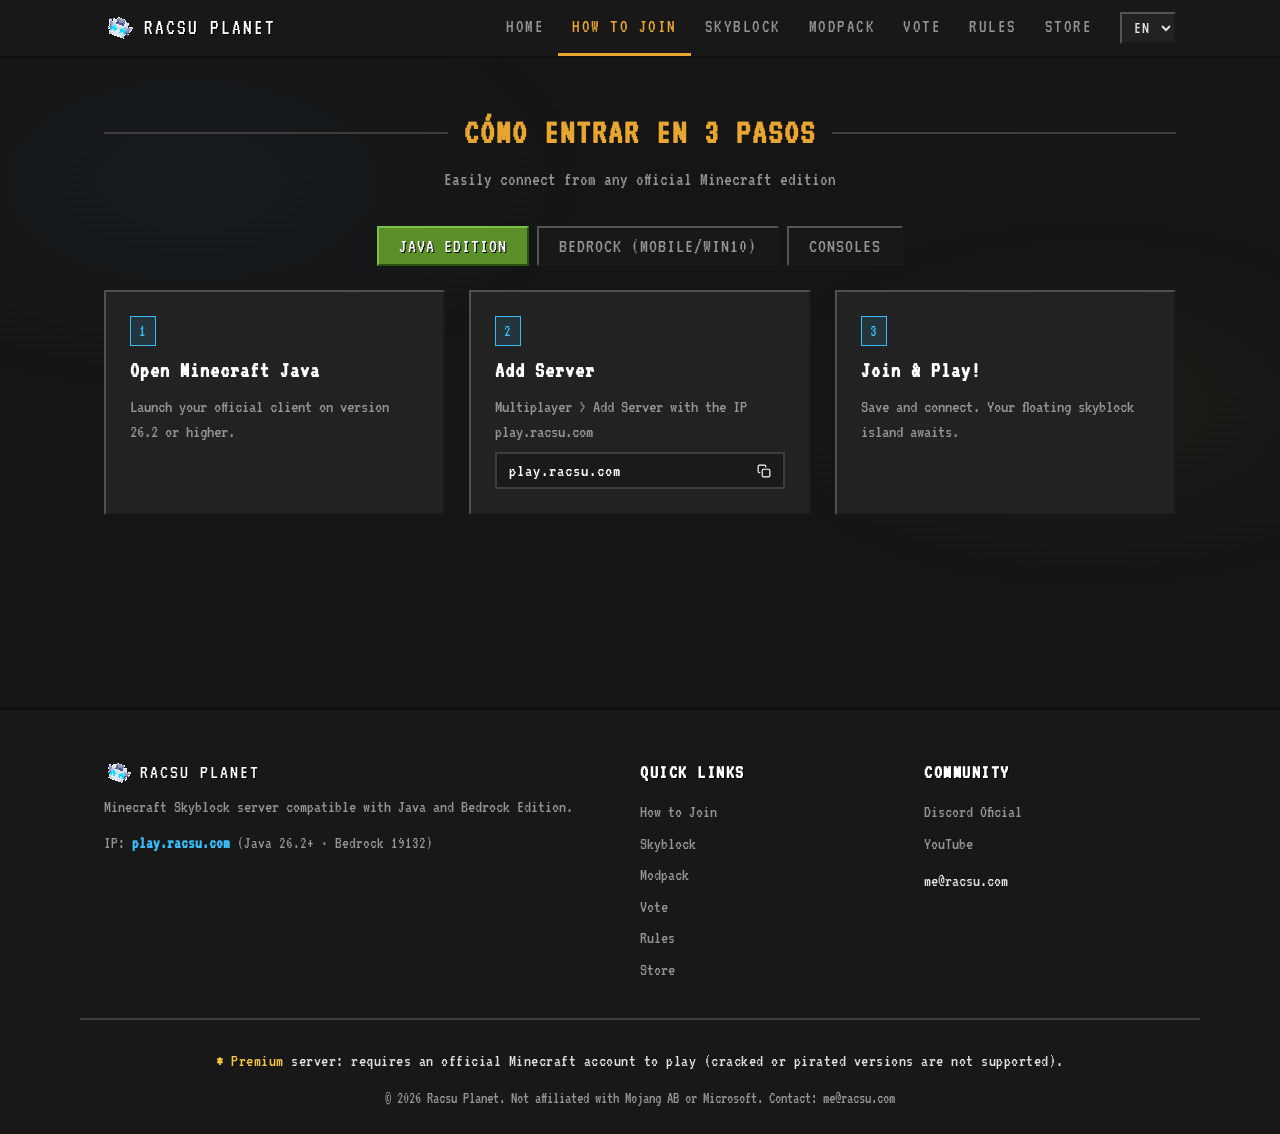
<file: como-entrar/index.html>
<!DOCTYPE html>
<html lang="es">
<head>
  <meta charset="UTF-8">
  <meta name="viewport" content="width=device-width, initial-scale=1.0">
  <title>Cómo Entrar a Racsu Planet | Guía Java & Bedrock</title>
  <meta name="description" content="Guía paso a paso para jugar en Racsu Planet Skyblock en Minecraft Java Edition (26.2+) y Bedrock Edition (Puerto 19132).">
  <link rel="canonical" href="https://racsu.com/como-entrar/">
  <link rel="icon" href="/resources/logo.png" type="image/png" sizes="32x32">
  <link rel="apple-touch-icon" href="/resources/logo.png">
  <link rel="manifest" href="/manifest.webmanifest">
  <link href="https://fonts.googleapis.com/css2?family=VT323&display=swap" rel="stylesheet">
  <link rel="stylesheet" href="/assets/css/main.css">

  <!-- Open Graph / Twitter -->
  <meta property="og:title" content="Cómo Entrar a Racsu Planet | Guía Java & Bedrock">
  <meta property="og:description" content="Aprende a conectarte a play.racsu.com en 3 pasos en Java o Bedrock Edition.">
  <meta property="og:image" content="https://racsu.com/assets/og-image.png">
  <meta property="og:url" content="https://racsu.com/como-entrar/">
  <meta property="og:type" content="article">
  <meta name="twitter:card" content="summary_large_image">
</head>
<body>
  <a href="#main-content" class="skip-link">Saltar al contenido principal</a>

  <!-- ═══ NAVBAR ═══ -->
  <nav class="navbar" aria-label="Navegación principal">
    <div class="navbar-inner">
      <a class="navbar-logo" href="/" aria-label="Racsu Planet Inicio">
        <img src="/resources/logo.png" alt="Racsu Planet Logo" width="30" height="30">
        <span>Racsu Planet</span>
      </a>
      <button class="nav-toggle-btn" id="nav-toggle-btn" aria-label="Abrir menú de navegación" aria-expanded="false">
        ☰
      </button>
      <div class="nav-links" id="nav-links">
        <a class="nav-link" href="/" data-i18n="nav_home">Inicio</a>
        <a class="nav-link active" href="/como-entrar" data-i18n="nav_how_to_join">Cómo Entrar</a>
        <a class="nav-link" href="/skyblock" data-i18n="nav_skyblock">Skyblock</a>
        <a class="nav-link" href="/modpack" data-i18n="nav_modpack">Modpack</a>
        <a class="nav-link" href="/votar" data-i18n="nav_vote">Votar</a>
        <a class="nav-link" href="/reglas" data-i18n="nav_rules">Reglas</a>
        <a class="nav-link" href="https://tienda.racsu.com" target="_blank" rel="noopener noreferrer" data-i18n="nav_store">Tienda</a>
      </div>
      <div class="lang-selector-container">
        <select id="lang-select" class="lang-select" onchange="changeLanguage(this.value)" aria-label="Selector de idioma">
          <option value="es">ES</option>
          <option value="en">EN</option>
          <option value="pt">PT</option>
        </select>
      </div>
    </div>
  </nav>

  <main class="page-body" id="main-content">
    <header class="section-header" style="margin-top: var(--sp-6);">
      <span class="line"></span>
      <h1 style="font-size: 2.2rem; color: var(--ore-orange); text-transform: uppercase; letter-spacing: 2px;">Cómo Entrar en 3 Pasos</h1>
      <span class="line"></span>
    </header>
    <p class="section-subtitle" data-i18n="guide_subtitle">Conéctate fácilmente desde cualquier edición oficial de Minecraft</p>

    <div class="guide-tabs" role="tablist" aria-label="Plataformas de conexión">
      <button class="tab-btn" id="tab-btn-java" onclick="switchGuideTab('java')" role="tab" aria-selected="false" aria-controls="guide-java-content" data-i18n="guide_tab_java">Java Edition</button>
      <button class="tab-btn" id="tab-btn-bedrock" onclick="switchGuideTab('bedrock')" role="tab" aria-selected="false" aria-controls="guide-bedrock-content" data-i18n="guide_tab_bedrock">Bedrock (Móvil/Win10)</button>
      <button class="tab-btn" id="tab-btn-console" onclick="switchGuideTab('console')" role="tab" aria-selected="false" aria-controls="guide-console-content" data-i18n="guide_tab_console">Consolas</button>
    </div>

    <!-- Java Steps -->
    <div id="guide-java-content" role="tabpanel" aria-labelledby="tab-btn-java">
      <div class="steps-grid">
        <div class="step-card">
          <span class="step-badge">1</span>
          <h3 data-i18n="guide_step1_java_title">Abre Minecraft Java</h3>
          <p data-i18n="guide_step1_java_desc">Inicia tu cliente oficial en versión 26.2 o superior.</p>
        </div>
        <div class="step-card">
          <span class="step-badge">2</span>
          <h3 data-i18n="guide_step2_java_title">Añadir Servidor</h3>
          <p data-i18n="guide_step2_java_desc">Multijugador > Añadir Servidor con la IP play.racsu.com</p>
          <button class="copy-pill-btn" onclick="copyIP()" aria-label="Copiar IP play.racsu.com">
            <span>play.racsu.com</span>
            <svg class="copy-icon" width="14" height="14" viewBox="0 0 24 24" fill="none" stroke="currentColor" stroke-width="2" stroke-linecap="round" stroke-linejoin="round" aria-hidden="true"><rect x="9" y="9" width="13" height="13" rx="2" ry="2"></rect><path d="M5 15H4a2 2 0 0 1-2-2V4a2 2 0 0 1 2-2h9a2 2 0 0 1 2 2v1"></path></svg>
          </button>
        </div>
        <div class="step-card">
          <span class="step-badge">3</span>
          <h3 data-i18n="guide_step3_java_title">¡A Jugar!</h3>
          <p data-i18n="guide_step3_java_desc">Guarda y conéctate. Tu isla flotante te espera.</p>
        </div>
      </div>
    </div>

    <!-- Bedrock Steps -->
    <div id="guide-bedrock-content" role="tabpanel" aria-labelledby="tab-btn-bedrock" style="display: none;" hidden>
      <div class="steps-grid">
        <div class="step-card">
          <span class="step-badge">1</span>
          <h3 data-i18n="guide_step1_bedrock_title">Abre Minecraft Bedrock</h3>
          <p data-i18n="guide_step1_bedrock_desc">Desde Windows 10/11, Android o iOS con cuenta oficial.</p>
        </div>
        <div class="step-card">
          <span class="step-badge">2</span>
          <h3 data-i18n="guide_step2_bedrock_title">Añadir a Servidores</h3>
          <p data-i18n="guide_step2_bedrock_desc">Pestaña Servidores > Añadir Servidor con IP y puerto.</p>
          <button class="copy-pill-btn" onclick="copyIP()" style="margin-bottom: 6px;" aria-label="Copiar IP play.racsu.com">
            <span>IP: play.racsu.com</span>
            <svg class="copy-icon" width="14" height="14" viewBox="0 0 24 24" fill="none" stroke="currentColor" stroke-width="2" stroke-linecap="round" stroke-linejoin="round" aria-hidden="true"><rect x="9" y="9" width="13" height="13" rx="2" ry="2"></rect><path d="M5 15H4a2 2 0 0 1-2-2V4a2 2 0 0 1 2-2h9a2 2 0 0 1 2 2v1"></path></svg>
          </button>
          <button class="copy-pill-btn" onclick="copyBedrockPort()" aria-label="Copiar puerto 19132">
            <span>Puerto: <strong id="port-text">19132</strong></span>
            <svg class="copy-icon" width="14" height="14" viewBox="0 0 24 24" fill="none" stroke="currentColor" stroke-width="2" stroke-linecap="round" stroke-linejoin="round" aria-hidden="true"><rect x="9" y="9" width="13" height="13" rx="2" ry="2"></rect><path d="M5 15H4a2 2 0 0 1-2-2V4a2 2 0 0 1 2-2h9a2 2 0 0 1 2 2v1"></path></svg>
          </button>
        </div>
        <div class="step-card">
          <span class="step-badge">3</span>
          <h3 data-i18n="guide_step3_bedrock_title">Conéctate</h3>
          <p data-i18n="guide_step3_bedrock_desc">Presiona Jugar y comienza tu aventura en el cielo.</p>
        </div>
      </div>
    </div>

    <!-- Consoles Steps (Xbox, PlayStation, Nintendo Switch) -->
    <div id="guide-console-content" role="tabpanel" aria-labelledby="tab-btn-console" style="display: none;" hidden>
      <div class="steps-grid">
        <div class="step-card">
          <span class="step-badge">1</span>
          <h3 data-i18n="guide_step1_console_title">Instala BedrockTogether</h3>
          <p data-i18n="guide_step1_console_desc">Descarga la app en tu móvil o tablet (Android o iOS) conectado a la misma red Wi-Fi que tu consola:</p>
          <div style="display: flex; gap: var(--sp-2); margin-top: auto; padding-top: var(--sp-2); flex-wrap: wrap;">
            <a href="https://play.google.com/store/apps/details?id=pl.extollite.bedrocktogether" target="_blank" rel="noopener noreferrer" class="mc-btn green" style="flex: 1; min-width: 110px; font-size: 1.05rem; text-align: center; padding: 6px 10px;">Google Play →</a>
            <a href="https://apps.apple.com/app/bedrocktogether/id1534593376" target="_blank" rel="noopener noreferrer" class="mc-btn sky-btn" style="flex: 1; min-width: 110px; font-size: 1.05rem; text-align: center; padding: 6px 10px;">App Store →</a>
          </div>
        </div>
        <div class="step-card">
          <span class="step-badge">2</span>
          <h3 data-i18n="guide_step2_console_title">Configura en la App</h3>
          <p data-i18n="guide_step2_console_desc">Añade los datos de Racsu Planet y presiona el botón Run para iniciar la conexión LAN:</p>
          <button class="copy-pill-btn" onclick="copyIP()" style="margin-bottom: 6px;" aria-label="Copiar IP play.racsu.com">
            <span>IP: play.racsu.com</span>
            <svg class="copy-icon" width="14" height="14" viewBox="0 0 24 24" fill="none" stroke="currentColor" stroke-width="2" stroke-linecap="round" stroke-linejoin="round" aria-hidden="true"><rect x="9" y="9" width="13" height="13" rx="2" ry="2"></rect><path d="M5 15H4a2 2 0 0 1-2-2V4a2 2 0 0 1 2-2h9a2 2 0 0 1 2 2v1"></path></svg>
          </button>
          <button class="copy-pill-btn" onclick="copyBedrockPort()" aria-label="Copiar puerto 19132">
            <span>Puerto: <strong>19132</strong></span>
            <svg class="copy-icon" width="14" height="14" viewBox="0 0 24 24" fill="none" stroke="currentColor" stroke-width="2" stroke-linecap="round" stroke-linejoin="round" aria-hidden="true"><rect x="9" y="9" width="13" height="13" rx="2" ry="2"></rect><path d="M5 15H4a2 2 0 0 1-2-2V4a2 2 0 0 1 2-2h9a2 2 0 0 1 2 2v1"></path></svg>
          </button>
        </div>
        <div class="step-card">
          <span class="step-badge">3</span>
          <h3 data-i18n="guide_step3_console_title">Entra desde tu Consola</h3>
          <p data-i18n="guide_step3_console_desc" data-i18n-html="true">Abre Minecraft en tu consola, entra a la pestaña <strong>Amigos</strong> y únete a Racsu Planet bajo <strong>Partidas LAN</strong>. ¡Mantén la app abierta!</p>
        </div>
      </div>

      <p class="guide-disclaimer" data-i18n="console_thirdparty_notice">
        Racsu Planet no está afiliado a esta app ni a sus desarrolladores. Es una herramienta de terceros; no ofrecemos soporte técnico para su funcionamiento, pero puedes preguntarnos en Discord.
      </p>

      <details class="guide-accordion">
        <summary data-i18n="console_troubleshoot_title">Problemas comunes y soluciones</summary>
        <ul>
          <li data-i18n="console_troubleshoot_p1"><strong>Misma red Wi-Fi:</strong> La consola y el móvil deben estar en la misma red local (evita redes de invitados o aislamiento AP).</li>
          <li data-i18n="console_troubleshoot_p2"><strong>Permiso en iOS (iPhone/iPad):</strong> Verifica en Ajustes > BedrockTogether que el permiso de Red local esté activado.</li>
          <li data-i18n="console_troubleshoot_p3"><strong>Mantener app abierta:</strong> No cierres la app en tu teléfono mientras juegas; si se cierra, se perderá la conexión LAN.</li>
          <li data-i18n="console_troubleshoot_p4"><strong>Suscripción online:</strong> Requiere suscripción activa según tu consola (Xbox Game Pass Core, PlayStation Plus o Nintendo Switch Online) y cuenta Microsoft.</li>
          <li data-i18n="console_troubleshoot_p5"><strong>Si no aparece en la lista:</strong> Pulsa Stop y vuelve a pulsar Run en la app móvil, y espera unos segundos en la pestaña Amigos de la consola.</li>
        </ul>
      </details>

      <details class="guide-accordion">
        <summary data-i18n="console_dns_title">Otros métodos: Redirección DNS (BedrockConnect)</summary>
        <div style="margin-top: var(--sp-2); line-height: 1.5;" data-i18n="console_dns_desc">
          También puedes conectar cambiando la DNS primaria de tu consola por una IP pública de BedrockConnect (ej. 104.238.130.180). Al unirte a cualquier servidor destacado oficial se abrirá una lista para escribir play.racsu.com. Este método puede verse afectado si tu proveedor bloquea DNS externas, por lo que recomendamos BedrockTogether.
        </div>
      </details>
    </div>
  </main>

  <!-- ═══ FOOTER ═══ -->
  <footer class="site-footer">
    <div class="footer-inner">
      <div class="footer-brand">
        <a class="footer-logo" href="/">
          <img src="/resources/logo.png" alt="Racsu Planet Logo" width="28" height="28">
          <span>Racsu Planet</span>
        </a>
        <p data-i18n="footer_brand_desc">Servidor de Minecraft Skyblock en español compatible con Java y Bedrock Edition.</p>
        <p style="color:var(--ore-text-dim); font-size:1.05rem; margin-top:4px;">
          IP: <strong style="color:var(--ore-sky);">play.racsu.com</strong> (Java 26.2+ · Bedrock 19132)
        </p>
      </div>
      <div class="footer-col">
        <h3 data-i18n="footer_links_title">Links Rápidos</h3>
        <a href="/como-entrar" data-i18n="nav_how_to_join">Cómo Entrar</a>
        <a href="/skyblock" data-i18n="nav_skyblock">Skyblock</a>
        <a href="/modpack" data-i18n="nav_modpack">Modpack</a>
        <a href="/votar" data-i18n="nav_vote">Votar</a>
        <a href="/reglas" data-i18n="nav_rules">Reglas</a>
        <a href="https://tienda.racsu.com" target="_blank" rel="noopener noreferrer" data-i18n="nav_store">Tienda</a>
      </div>
      <div class="footer-col">
        <h3 data-i18n="footer_community_title">Comunidad</h3>
        <a href="https://discord.racsu.com" target="_blank" rel="noopener noreferrer">Discord Oficial</a>
        <a href="https://www.youtube.com/@RacsuPlanet" target="_blank" rel="noopener noreferrer">YouTube</a>
        <a href="mailto:me@racsu.com" style="margin-top:6px; color:var(--ore-text);">me@racsu.com</a>
      </div>
    </div>
    <div class="footer-bottom">
      <p class="footer-disclaimer" id="disclaimer" data-i18n="footer_disclaimer" data-i18n-html="true">
        <span class="hl-star">*</span> Servidor <span class="hl-gold">Premium</span>: requiere una cuenta legal de Minecraft para jugar (no compatible con versiones crackeadas o pirateadas).
      </p>
      <p data-i18n="footer_copyright">© 2026 Racsu Planet. No afiliado con Mojang AB ni Microsoft. Contacto: me@racsu.com</p>
    </div>
  </footer>

  <script src="/assets/js/i18n.js"></script>
  <script src="/assets/js/main.js"></script>
</body>
</html>
</file>
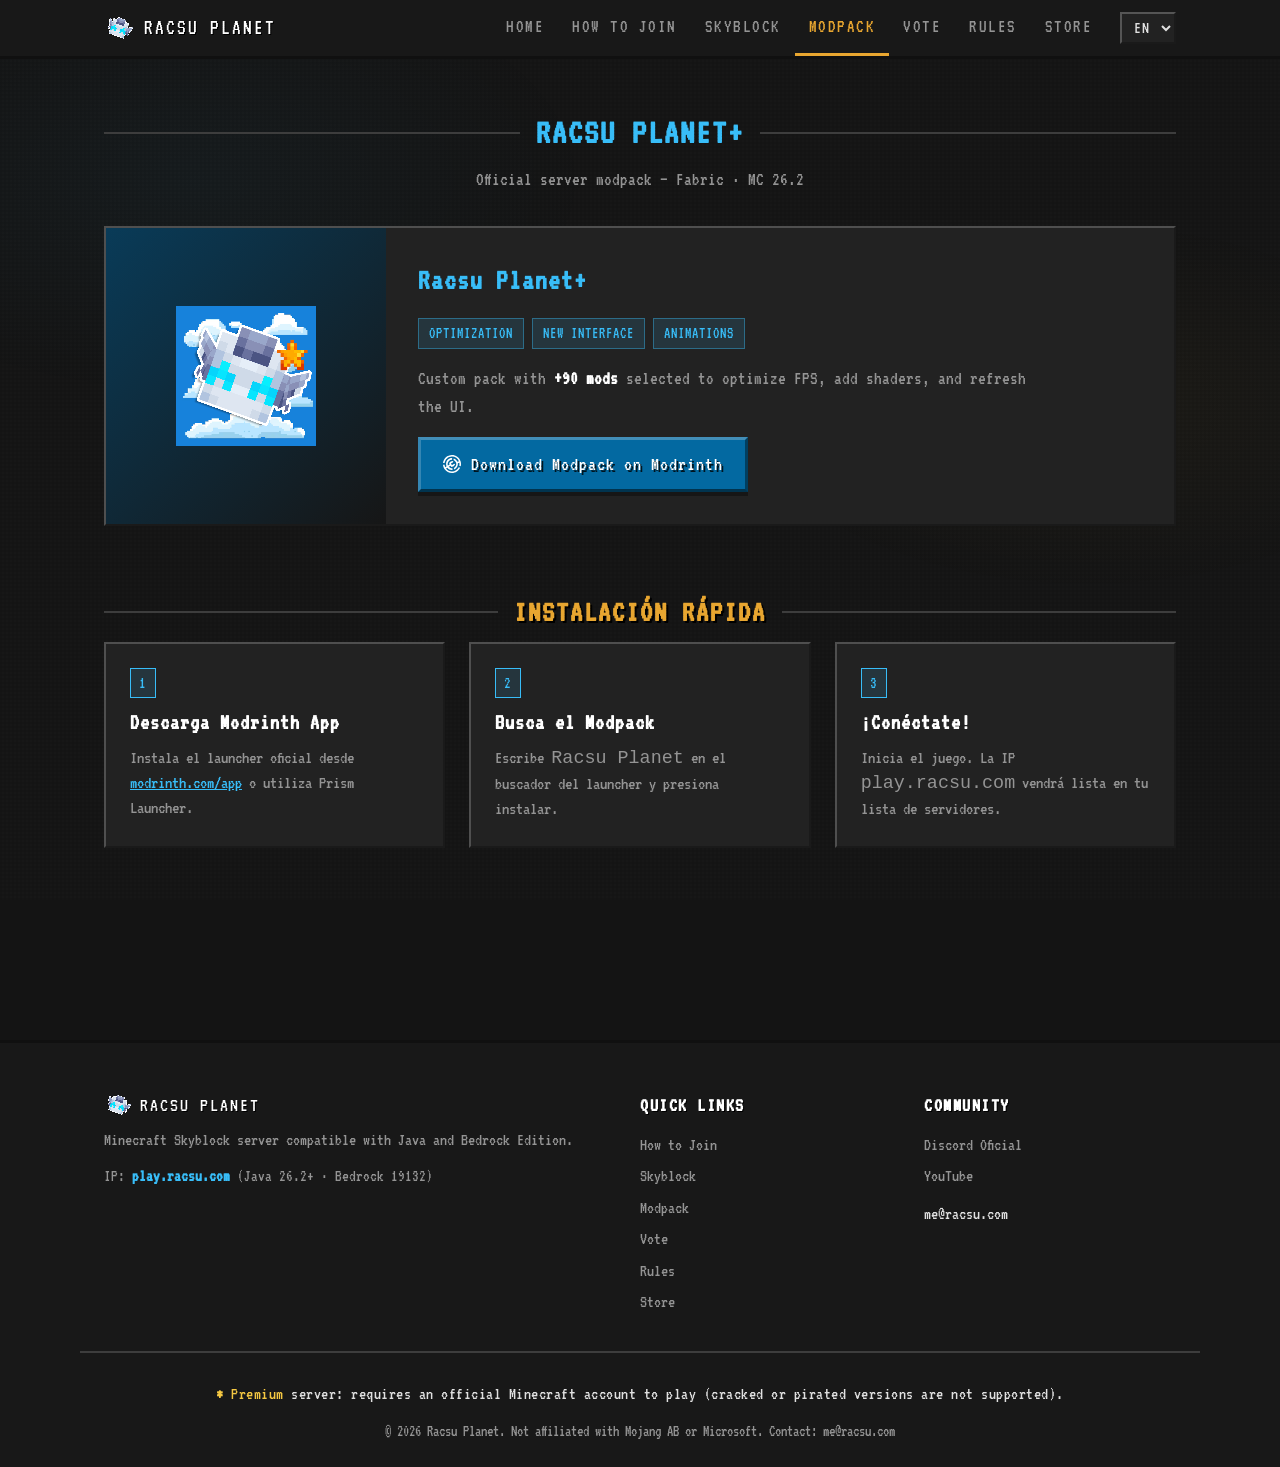
<file: modpack/index.html>
<!DOCTYPE html>
<html lang="es">
<head>
  <meta charset="UTF-8">
  <meta name="viewport" content="width=device-width, initial-scale=1.0">
  <title>Racsu Planet+ | Modpack Oficial en Modrinth</title>
  <meta name="description" content="Descarga Racsu Planet+, el modpack oficial de Minecraft con más de 90 mods de optimización, shaders, interfaz mejorada y rendimiento para Fabric MC 26.2.">
  <link rel="canonical" href="https://racsu.com/modpack/">
  <link rel="icon" href="/resources/logo.png" type="image/png" sizes="32x32">
  <link rel="apple-touch-icon" href="/resources/logo.png">
  <link rel="manifest" href="/manifest.webmanifest">
  <link href="https://fonts.googleapis.com/css2?family=VT323&display=swap" rel="stylesheet">
  <link rel="stylesheet" href="/assets/css/main.css">

  <!-- Open Graph / Twitter -->
  <meta property="og:title" content="Racsu Planet+ | Modpack Oficial Fabric">
  <meta property="og:description" content="Optimización extrema y estética renovada con +90 mods en Modrinth.">
  <meta property="og:image" content="https://racsu.com/assets/og-image.png">
  <meta property="og:url" content="https://racsu.com/modpack/">
  <meta property="og:type" content="article">
  <meta name="twitter:card" content="summary_large_image">
</head>
<body>
  <a href="#main-content" class="skip-link">Saltar al contenido principal</a>

  <!-- ═══ NAVBAR ═══ -->
  <nav class="navbar" aria-label="Navegación principal">
    <div class="navbar-inner">
      <a class="navbar-logo" href="/" aria-label="Racsu Planet Inicio">
        <img src="/resources/logo.png" alt="Racsu Planet Logo" width="30" height="30">
        <span>Racsu Planet</span>
      </a>
      <button class="nav-toggle-btn" id="nav-toggle-btn" aria-label="Abrir menú de navegación" aria-expanded="false">
        ☰
      </button>
      <div class="nav-links" id="nav-links">
        <a class="nav-link" href="/" data-i18n="nav_home">Inicio</a>
        <a class="nav-link" href="/como-entrar" data-i18n="nav_how_to_join">Cómo Entrar</a>
        <a class="nav-link" href="/skyblock" data-i18n="nav_skyblock">Skyblock</a>
        <a class="nav-link active" href="/modpack" data-i18n="nav_modpack">Modpack</a>
        <a class="nav-link" href="/votar" data-i18n="nav_vote">Votar</a>
        <a class="nav-link" href="/reglas" data-i18n="nav_rules">Reglas</a>
        <a class="nav-link" href="https://tienda.racsu.com" target="_blank" rel="noopener noreferrer" data-i18n="nav_store">Tienda</a>
      </div>
      <div class="lang-selector-container">
        <select id="lang-select" class="lang-select" onchange="changeLanguage(this.value)" aria-label="Selector de idioma">
          <option value="es">ES</option>
          <option value="en">EN</option>
          <option value="pt">PT</option>
        </select>
      </div>
    </div>
  </nav>

  <main class="page-body" id="main-content">
    <header class="section-header" style="margin-top: var(--sp-6);">
      <span class="line"></span>
      <h1 style="font-size: 2.2rem; color: var(--ore-sky); text-transform: uppercase; letter-spacing: 2px;">Racsu Planet+</h1>
      <span class="line"></span>
    </header>
    <p class="section-subtitle" data-i18n="modpack_subtitle">Modpack oficial del servidor — Fabric · MC 26.2</p>

    <div class="modpack-card">
      <div class="modpack-image">
        <img src="/resources/logoMDR.png" alt="Racsu Planet+ Logo" width="140" height="140" loading="lazy">
      </div>
      <div class="modpack-content">
        <h3>Racsu Planet+</h3>
        <div class="modpack-tags">
          <span class="modpack-tag" data-i18n="modpack_tag_opt">Optimización</span>
          <span class="modpack-tag" data-i18n="modpack_tag_ui">Nueva Interfaz</span>
          <span class="modpack-tag" data-i18n="modpack_tag_anim">Animaciones</span>
        </div>
        <p data-i18n="modpack_desc" data-i18n-html="true">
          Pack personalizado con <strong style="color:var(--ore-text-bright);">+90 mods</strong> seleccionados para optimizar FPS, añadir shaders y renovar la estética visual.
        </p>
        <a class="mc-btn sky-btn" href="https://modrinth.com/modpack/racsu-planet" target="_blank" rel="noopener noreferrer">
          <img src="/resources/modrinth.svg" alt="Modrinth" width="18" height="18" style="filter:brightness(0) invert(1);">
          <span data-i18n="modpack_download_text">Descargar en Modrinth</span>
        </a>
      </div>
    </div>

    <!-- 3 Installation Steps -->
    <section class="section" style="margin-top: var(--sp-7);">
      <div class="section-header">
        <span class="line"></span>
        <h2>Instalación Rápida</h2>
        <span class="line"></span>
      </div>
      <div class="steps-grid">
        <div class="step-card">
          <span class="step-badge">1</span>
          <h3>Descarga Modrinth App</h3>
          <p>Instala el launcher oficial desde <a href="https://modrinth.com/app" target="_blank" rel="noopener noreferrer" style="color:var(--ore-sky);">modrinth.com/app</a> o utiliza Prism Launcher.</p>
        </div>
        <div class="step-card">
          <span class="step-badge">2</span>
          <h3>Busca el Modpack</h3>
          <p>Escribe <code>Racsu Planet</code> en el buscador del launcher y presiona instalar.</p>
        </div>
        <div class="step-card">
          <span class="step-badge">3</span>
          <h3>¡Conéctate!</h3>
          <p>Inicia el juego. La IP <code>play.racsu.com</code> vendrá lista en tu lista de servidores.</p>
        </div>
      </div>
    </section>
  </main>

  <!-- ═══ FOOTER ═══ -->
  <footer class="site-footer">
    <div class="footer-inner">
      <div class="footer-brand">
        <a class="footer-logo" href="/">
          <img src="/resources/logo.png" alt="Racsu Planet Logo" width="28" height="28">
          <span>Racsu Planet</span>
        </a>
        <p data-i18n="footer_brand_desc">Servidor de Minecraft Skyblock en español compatible con Java y Bedrock Edition.</p>
        <p style="color:var(--ore-text-dim); font-size:1.05rem; margin-top:4px;">
          IP: <strong style="color:var(--ore-sky);">play.racsu.com</strong> (Java 26.2+ · Bedrock 19132)
        </p>
      </div>
      <div class="footer-col">
        <h3 data-i18n="footer_links_title">Links Rápidos</h3>
        <a href="/como-entrar" data-i18n="nav_how_to_join">Cómo Entrar</a>
        <a href="/skyblock" data-i18n="nav_skyblock">Skyblock</a>
        <a href="/modpack" data-i18n="nav_modpack">Modpack</a>
        <a href="/votar" data-i18n="nav_vote">Votar</a>
        <a href="/reglas" data-i18n="nav_rules">Reglas</a>
        <a href="https://tienda.racsu.com" target="_blank" rel="noopener noreferrer" data-i18n="nav_store">Tienda</a>
      </div>
      <div class="footer-col">
        <h3 data-i18n="footer_community_title">Comunidad</h3>
        <a href="https://discord.racsu.com" target="_blank" rel="noopener noreferrer">Discord Oficial</a>
        <a href="https://www.youtube.com/@RacsuPlanet" target="_blank" rel="noopener noreferrer">YouTube</a>
        <a href="mailto:me@racsu.com" style="margin-top:6px; color:var(--ore-text);">me@racsu.com</a>
      </div>
    </div>
    <div class="footer-bottom">
      <p class="footer-disclaimer" id="disclaimer" data-i18n="footer_disclaimer" data-i18n-html="true">
        <span class="hl-star">*</span> Servidor <span class="hl-gold">Premium</span>: requiere una cuenta legal de Minecraft para jugar (no compatible con versiones crackeadas o pirateadas).
      </p>
      <p data-i18n="footer_copyright">© 2026 Racsu Planet. No afiliado con Mojang AB ni Microsoft. Contacto: me@racsu.com</p>
    </div>
  </footer>

  <script src="/assets/js/i18n.js"></script>
  <script src="/assets/js/main.js"></script>
</body>
</html>
</file>
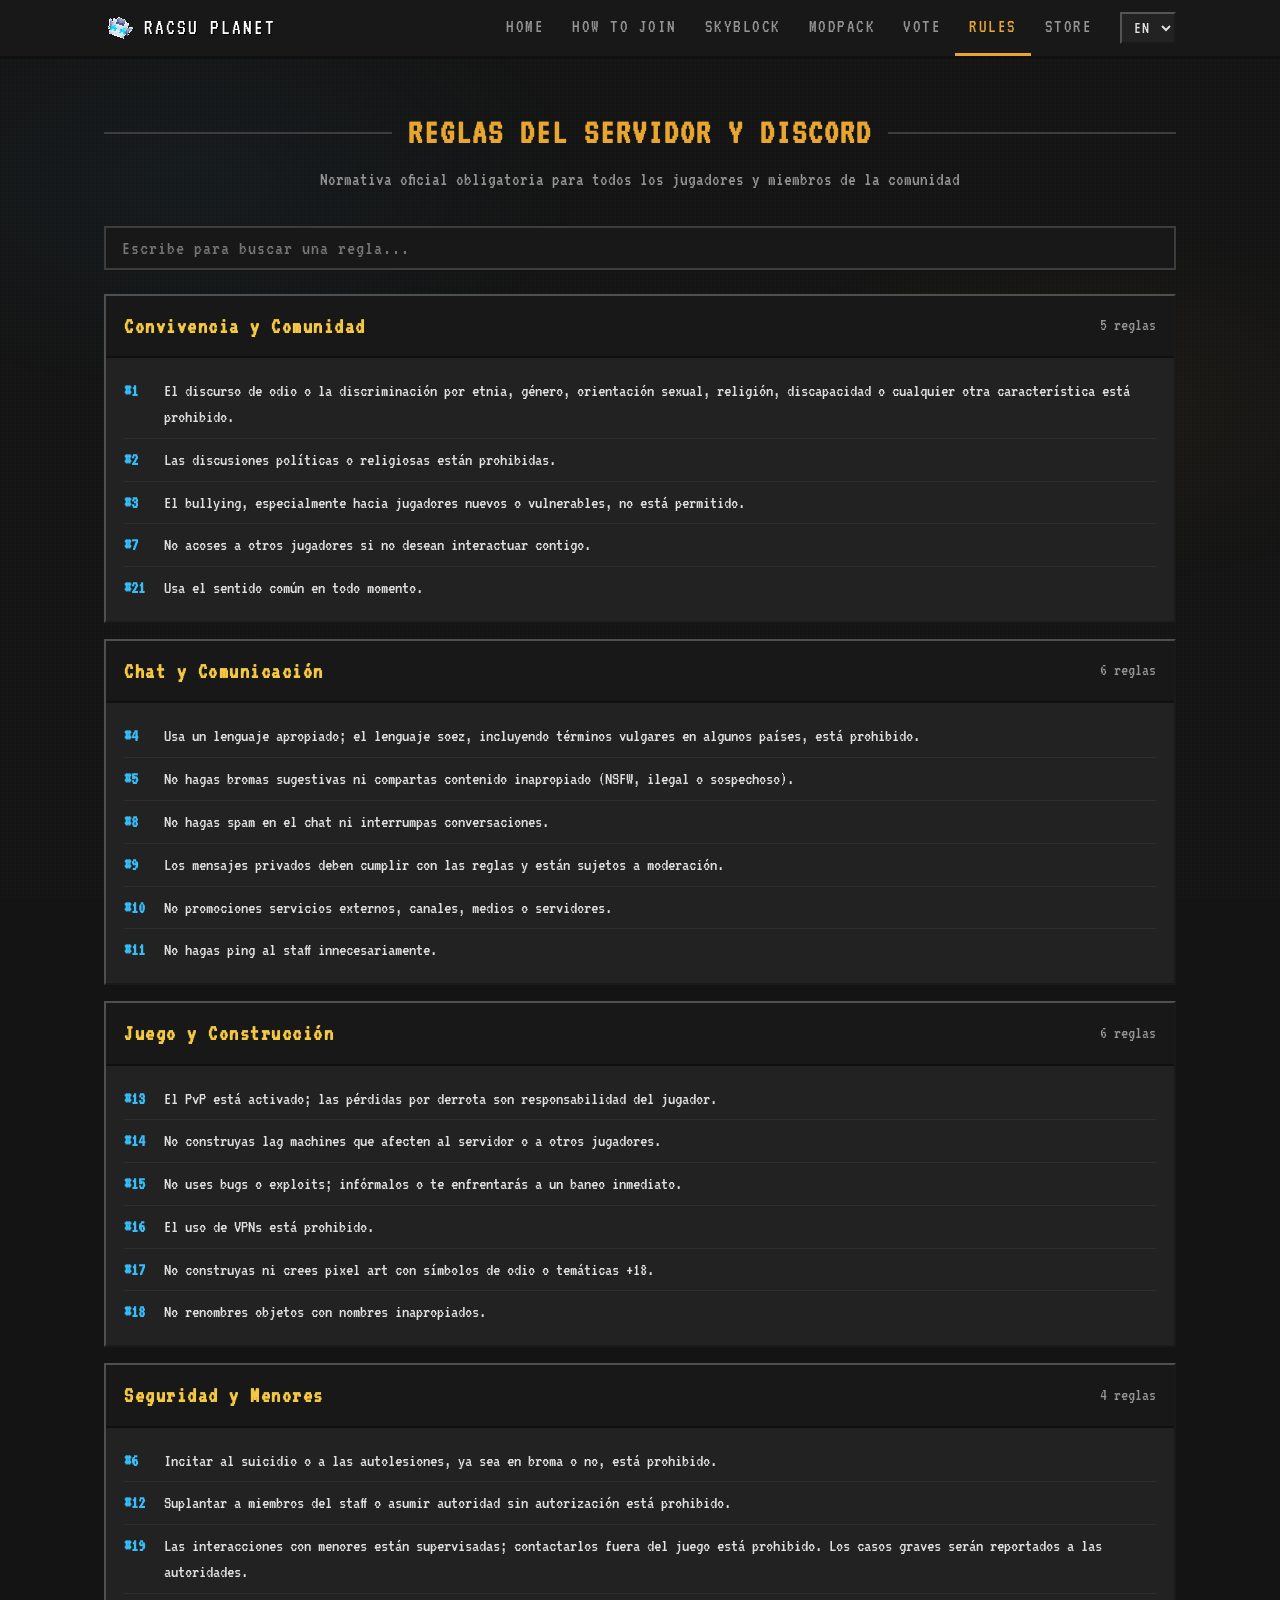
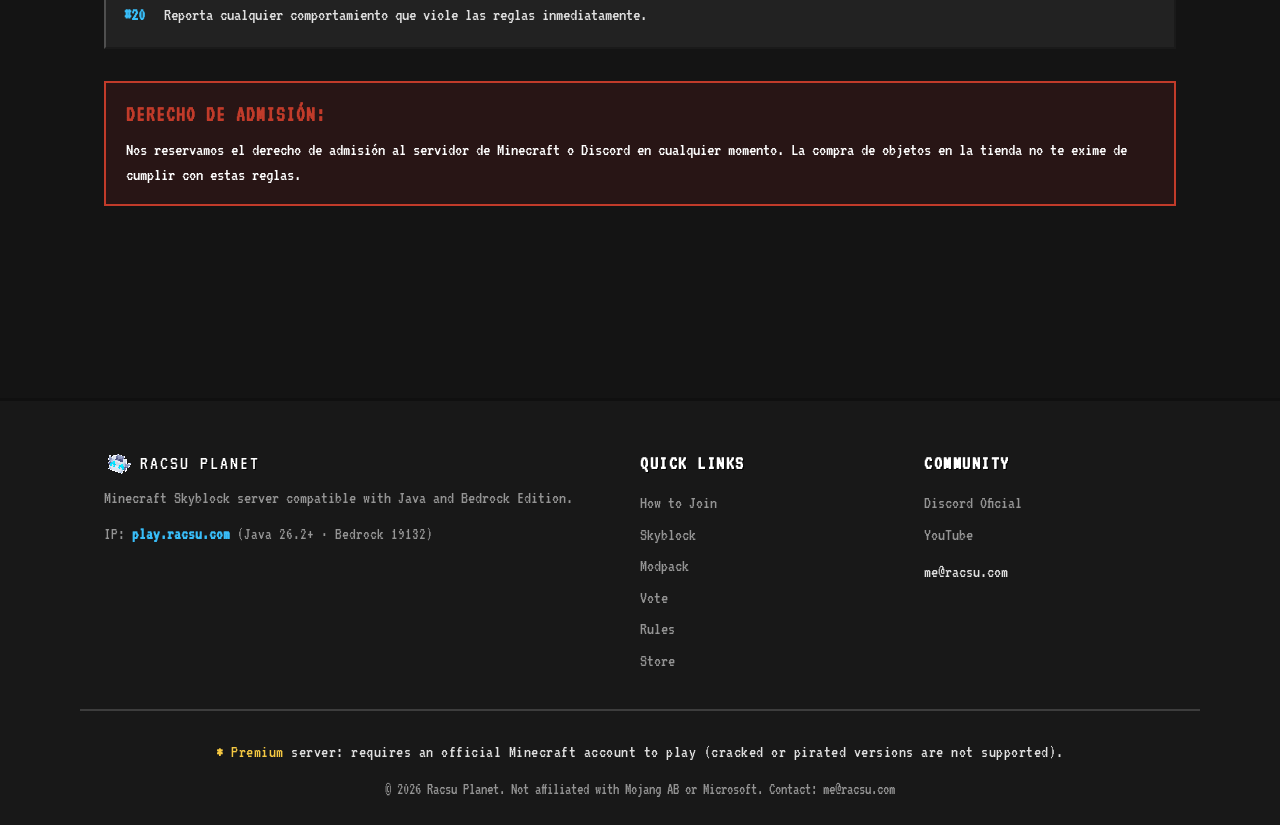
<file: reglas/index.html>
<!DOCTYPE html>
<html lang="es">
<head>
  <meta charset="UTF-8">
  <meta name="viewport" content="width=device-width, initial-scale=1.0">
  <title>Reglas Oficiales | Racsu Planet & Discord</title>
  <meta name="description" content="Normativa oficial obligatoria para jugadores del servidor de Minecraft y miembros de la comunidad de Discord de Racsu Planet.">
  <link rel="canonical" href="https://racsu.com/reglas/">
  <link rel="icon" href="/resources/logo.png" type="image/png" sizes="32x32">
  <link rel="apple-touch-icon" href="/resources/logo.png">
  <link rel="manifest" href="/manifest.webmanifest">
  <link href="https://fonts.googleapis.com/css2?family=VT323&display=swap" rel="stylesheet">
  <link rel="stylesheet" href="/assets/css/main.css">

  <!-- Open Graph / Twitter -->
  <meta property="og:title" content="Reglas Oficiales | Racsu Planet & Discord">
  <meta property="og:description" content="Conoce las 21 reglas oficiales que garantizan una comunidad justa, segura y divertida para todos.">
  <meta property="og:image" content="https://racsu.com/assets/og-image.png">
  <meta property="og:url" content="https://racsu.com/reglas/">
  <meta property="og:type" content="article">
  <meta name="twitter:card" content="summary_large_image">
</head>
<body>
  <a href="#main-content" class="skip-link">Saltar al contenido principal</a>

  <!-- ═══ NAVBAR ═══ -->
  <nav class="navbar" aria-label="Navegación principal">
    <div class="navbar-inner">
      <a class="navbar-logo" href="/" aria-label="Racsu Planet Inicio">
        <img src="/resources/logo.png" alt="Racsu Planet Logo" width="30" height="30">
        <span>Racsu Planet</span>
      </a>
      <button class="nav-toggle-btn" id="nav-toggle-btn" aria-label="Abrir menú de navegación" aria-expanded="false">
        ☰
      </button>
      <div class="nav-links" id="nav-links">
        <a class="nav-link" href="/" data-i18n="nav_home">Inicio</a>
        <a class="nav-link" href="/como-entrar" data-i18n="nav_how_to_join">Cómo Entrar</a>
        <a class="nav-link" href="/skyblock" data-i18n="nav_skyblock">Skyblock</a>
        <a class="nav-link" href="/modpack" data-i18n="nav_modpack">Modpack</a>
        <a class="nav-link" href="/votar" data-i18n="nav_vote">Votar</a>
        <a class="nav-link active" href="/reglas" data-i18n="nav_rules">Reglas</a>
        <a class="nav-link" href="https://tienda.racsu.com" target="_blank" rel="noopener noreferrer" data-i18n="nav_store">Tienda</a>
      </div>
      <div class="lang-selector-container">
        <select id="lang-select" class="lang-select" onchange="changeLanguage(this.value)" aria-label="Selector de idioma">
          <option value="es">ES</option>
          <option value="en">EN</option>
          <option value="pt">PT</option>
        </select>
      </div>
    </div>
  </nav>

  <main class="page-body" id="main-content">
    <header class="section-header" style="margin-top: var(--sp-6);">
      <span class="line"></span>
      <h1 style="font-size: 2.2rem; color: var(--ore-orange); text-transform: uppercase; letter-spacing: 2px;">Reglas del Servidor y Discord</h1>
      <span class="line"></span>
    </header>
    <p class="section-subtitle">Normativa oficial obligatoria para todos los jugadores y miembros de la comunidad</p>

    <!-- Search Input -->
    <div class="rules-search-wrap">
      <input type="text" id="reglas-search" class="rules-search-input" placeholder="Escribe para buscar una regla..." aria-label="Buscar regla">
    </div>

    <!-- Categories container -->
    <div id="reglas-container">
      <!-- Populated dynamically by main.js from /data/reglas.json -->
    </div>

    <!-- Final Mandatory Disclaimer Notice -->
    <div class="rules-disclaimer-card">
      <strong style="display:block; font-size:1.35rem; margin-bottom:6px; letter-spacing:1px;">DERECHO DE ADMISIÓN:</strong>
      <p style="font-size:1.15rem; line-height:1.4;">Nos reservamos el derecho de admisión al servidor de Minecraft o Discord en cualquier momento. La compra de objetos en la tienda no te exime de cumplir con estas reglas.</p>
    </div>
  </main>

  <!-- ═══ FOOTER ═══ -->
  <footer class="site-footer">
    <div class="footer-inner">
      <div class="footer-brand">
        <a class="footer-logo" href="/">
          <img src="/resources/logo.png" alt="Racsu Planet Logo" width="28" height="28">
          <span>Racsu Planet</span>
        </a>
        <p data-i18n="footer_brand_desc">Servidor de Minecraft Skyblock en español compatible con Java y Bedrock Edition.</p>
        <p style="color:var(--ore-text-dim); font-size:1.05rem; margin-top:4px;">
          IP: <strong style="color:var(--ore-sky);">play.racsu.com</strong> (Java 26.2+ · Bedrock 19132)
        </p>
      </div>
      <div class="footer-col">
        <h3 data-i18n="footer_links_title">Links Rápidos</h3>
        <a href="/como-entrar" data-i18n="nav_how_to_join">Cómo Entrar</a>
        <a href="/skyblock" data-i18n="nav_skyblock">Skyblock</a>
        <a href="/modpack" data-i18n="nav_modpack">Modpack</a>
        <a href="/votar" data-i18n="nav_vote">Votar</a>
        <a href="/reglas" data-i18n="nav_rules">Reglas</a>
        <a href="https://tienda.racsu.com" target="_blank" rel="noopener noreferrer" data-i18n="nav_store">Tienda</a>
      </div>
      <div class="footer-col">
        <h3 data-i18n="footer_community_title">Comunidad</h3>
        <a href="https://discord.racsu.com" target="_blank" rel="noopener noreferrer">Discord Oficial</a>
        <a href="https://www.youtube.com/@RacsuPlanet" target="_blank" rel="noopener noreferrer">YouTube</a>
        <a href="mailto:me@racsu.com" style="margin-top:6px; color:var(--ore-text);">me@racsu.com</a>
      </div>
    </div>
    <div class="footer-bottom">
      <p class="footer-disclaimer" id="disclaimer" data-i18n="footer_disclaimer" data-i18n-html="true">
        <span class="hl-star">*</span> Servidor <span class="hl-gold">Premium</span>: requiere una cuenta legal de Minecraft para jugar (no compatible con versiones crackeadas o pirateadas).
      </p>
      <p data-i18n="footer_copyright">© 2026 Racsu Planet. No afiliado con Mojang AB ni Microsoft. Contacto: me@racsu.com</p>
    </div>
  </footer>

  <script src="/assets/js/i18n.js"></script>
  <script src="/assets/js/main.js"></script>
</body>
</html>
</file>
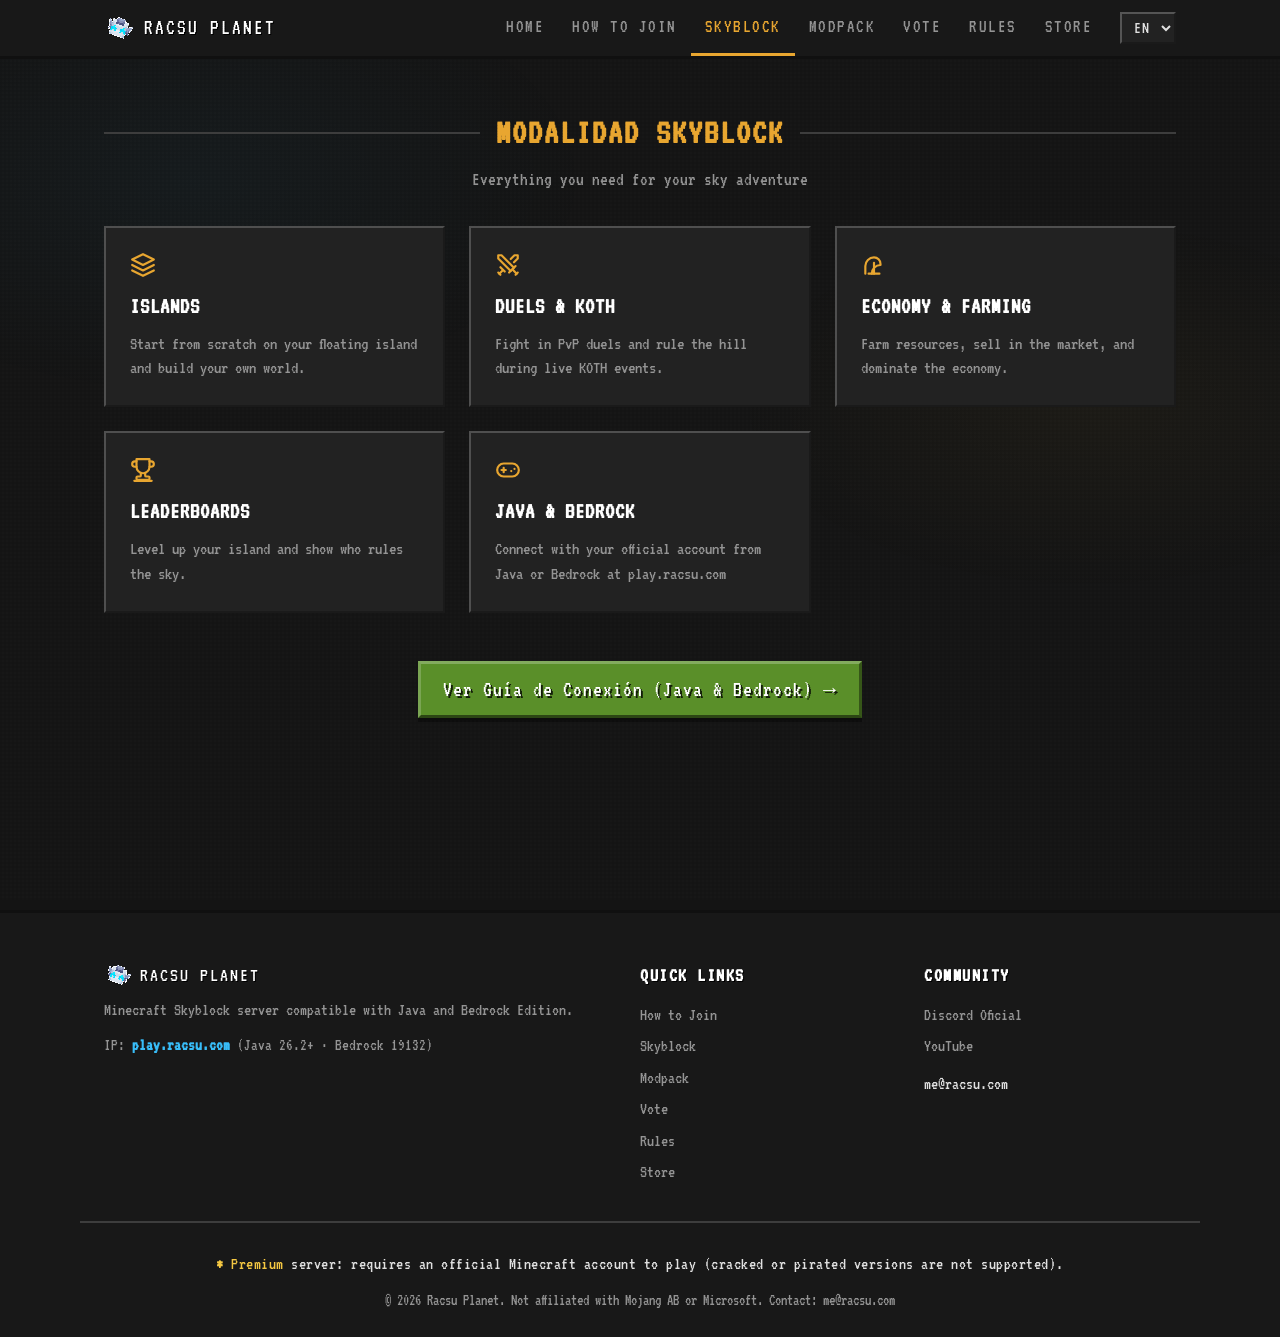
<file: skyblock/index.html>
<!DOCTYPE html>
<html lang="es">
<head>
  <meta charset="UTF-8">
  <meta name="viewport" content="width=device-width, initial-scale=1.0">
  <title>Skyblock en Racsu Planet | Islas, Duelos y Economía</title>
  <meta name="description" content="Descubre la modalidad Skyblock de Racsu Planet: crea tu isla, domina la economía, compite en KOTH y clasificaciones competitivas.">
  <link rel="canonical" href="https://racsu.com/skyblock/">
  <link rel="icon" href="/resources/logo.png" type="image/png" sizes="32x32">
  <link rel="apple-touch-icon" href="/resources/logo.png">
  <link rel="manifest" href="/manifest.webmanifest">
  <link href="https://fonts.googleapis.com/css2?family=VT323&display=swap" rel="stylesheet">
  <link rel="stylesheet" href="/assets/css/main.css">

  <!-- Open Graph / Twitter -->
  <meta property="og:title" content="Skyblock en Racsu Planet | Java & Bedrock">
  <meta property="og:description" content="Tu aventura en el cielo: islas flotantes, economía dinámica, duelos PvP y clasificaciones competitivas.">
  <meta property="og:image" content="https://racsu.com/assets/og-image.png">
  <meta property="og:url" content="https://racsu.com/skyblock/">
  <meta property="og:type" content="article">
  <meta name="twitter:card" content="summary_large_image">
</head>
<body>
  <a href="#main-content" class="skip-link">Saltar al contenido principal</a>

  <!-- ═══ NAVBAR ═══ -->
  <nav class="navbar" aria-label="Navegación principal">
    <div class="navbar-inner">
      <a class="navbar-logo" href="/" aria-label="Racsu Planet Inicio">
        <img src="/resources/logo.png" alt="Racsu Planet Logo" width="30" height="30">
        <span>Racsu Planet</span>
      </a>
      <button class="nav-toggle-btn" id="nav-toggle-btn" aria-label="Abrir menú de navegación" aria-expanded="false">
        ☰
      </button>
      <div class="nav-links" id="nav-links">
        <a class="nav-link" href="/" data-i18n="nav_home">Inicio</a>
        <a class="nav-link" href="/como-entrar" data-i18n="nav_how_to_join">Cómo Entrar</a>
        <a class="nav-link active" href="/skyblock" data-i18n="nav_skyblock">Skyblock</a>
        <a class="nav-link" href="/modpack" data-i18n="nav_modpack">Modpack</a>
        <a class="nav-link" href="/votar" data-i18n="nav_vote">Votar</a>
        <a class="nav-link" href="/reglas" data-i18n="nav_rules">Reglas</a>
        <a class="nav-link" href="https://tienda.racsu.com" target="_blank" rel="noopener noreferrer" data-i18n="nav_store">Tienda</a>
      </div>
      <div class="lang-selector-container">
        <select id="lang-select" class="lang-select" onchange="changeLanguage(this.value)" aria-label="Selector de idioma">
          <option value="es">ES</option>
          <option value="en">EN</option>
          <option value="pt">PT</option>
        </select>
      </div>
    </div>
  </nav>

  <main class="page-body" id="main-content">
    <header class="section-header" style="margin-top: var(--sp-6);">
      <span class="line"></span>
      <h1 style="font-size: 2.2rem; color: var(--ore-orange); text-transform: uppercase; letter-spacing: 2px;">Modalidad Skyblock</h1>
      <span class="line"></span>
    </header>
    <p class="section-subtitle" data-i18n="skyblock_subtitle">Todo lo que necesitas para tu aventura en el cielo</p>

    <!-- 5 Clean Confirmed Cards -->
    <div class="skyblock-grid">
      <div class="sky-card">
        <div class="sky-card-icon">
          <svg width="26" height="26" viewBox="0 0 24 24" fill="none" stroke="var(--ore-orange)" stroke-width="2" stroke-linecap="round" stroke-linejoin="round" aria-hidden="true"><path d="M12 2L2 7l10 5 10-5-10-5z"></path><path d="M2 17l10 5 10-5"></path><path d="M2 12l10 5 10-5"></path></svg>
        </div>
        <h3 data-i18n="feat_islands_title">Islas</h3>
        <p data-i18n="feat_islands_desc">Comienza desde cero en tu isla flotante y construye tu propio mundo.</p>
      </div>
      <div class="sky-card">
        <div class="sky-card-icon">
          <svg width="26" height="26" viewBox="0 0 24 24" fill="none" stroke="var(--ore-orange)" stroke-width="2" stroke-linecap="round" stroke-linejoin="round" aria-hidden="true"><polyline points="14.5 17.5 3 6 3 3 6 3 17.5 14.5"></polyline><line x1="13" y1="19" x2="19" y2="13"></line><line x1="16" y1="16" x2="20" y2="20"></line><line x1="19" y1="21" x2="21" y2="19"></line><polyline points="14.5 6.5 18 3 21 3 21 6 17.5 9.5"></polyline><line x1="5" y1="14" x2="9" y2="18"></line><line x1="7" y1="17" x2="4" y2="20"></line><line x1="3" y1="19" x2="5" y2="21"></line></svg>
        </div>
        <h3 data-i18n="feat_duels_title">Duelos y KOTH</h3>
        <p data-i18n="feat_duels_desc">Compite en la arena de combate PvP y domina la colina en eventos KOTH.</p>
      </div>
      <div class="sky-card">
        <div class="sky-card-icon">
          <svg width="26" height="26" viewBox="0 0 24 24" fill="none" stroke="var(--ore-orange)" stroke-width="2" stroke-linecap="round" stroke-linejoin="round" aria-hidden="true"><path d="M7 20h10"></path><path d="M10 20c0-4.4 3.6-8 8-8v-1a6 6 0 0 0-6-6c-4.4 0-8 3.6-8 8v7"></path><path d="M12 20V10"></path></svg>
        </div>
        <h3 data-i18n="feat_grid1_title">Economía y Farming</h3>
        <p data-i18n="feat_grid1_desc">Cultiva recursos, véndelos en el mercado dinámico y domina la economía.</p>
      </div>
      <div class="sky-card">
        <div class="sky-card-icon">
          <svg width="26" height="26" viewBox="0 0 24 24" fill="none" stroke="var(--ore-orange)" stroke-width="2" stroke-linecap="round" stroke-linejoin="round" aria-hidden="true"><path d="M6 9H4.5a2.5 2.5 0 0 1 0-5H6"></path><path d="M18 9h1.5a2.5 2.5 0 0 0 0-5H18"></path><path d="M4 22h16"></path><path d="M10 14.66V17c0 .55-.45 1-1 1H7c-.55 0-1 .45-1 1v1c0 .55.45 1 1 1h10c.55 0 1-.45 1-1v-1c0-.55-.45-1-1-1h-2c-.55 0-1-.45-1-1v-2.34"></path><path d="M18 2H6v7a6 6 0 0 0 12 0V2z"></path></svg>
        </div>
        <h3 data-i18n="feat_grid2_title">Clasificaciones</h3>
        <p data-i18n="feat_grid2_desc">Sube en el ranking de nivel de islas y demuestra quién manda en el cielo.</p>
      </div>
      <div class="sky-card">
        <div class="sky-card-icon">
          <svg width="26" height="26" viewBox="0 0 24 24" fill="none" stroke="var(--ore-orange)" stroke-width="2" stroke-linecap="round" stroke-linejoin="round" aria-hidden="true"><line x1="6" y1="12" x2="10" y2="12"></line><line x1="8" y1="10" x2="8" y2="14"></line><line x1="15" y1="13" x2="15.01" y2="13"></line><line x1="18" y1="11" x2="18.01" y2="11"></line><rect x="2" y="6" width="20" height="12" rx="6"></rect></svg>
        </div>
        <h3 data-i18n="feat_grid3_title">Java & Bedrock</h3>
        <p data-i18n="feat_grid3_desc">Conéctate con tu cuenta oficial desde Java o Bedrock en play.racsu.com</p>
      </div>
    </div>

    <!-- Quick CTA to Play -->
    <div style="margin-top: var(--sp-6); text-align: center;">
      <a href="/como-entrar" class="mc-btn green" style="font-size: 1.35rem;">
        <span>Ver Guía de Conexión (Java & Bedrock) →</span>
      </a>
    </div>
  </main>

  <!-- ═══ FOOTER ═══ -->
  <footer class="site-footer">
    <div class="footer-inner">
      <div class="footer-brand">
        <a class="footer-logo" href="/">
          <img src="/resources/logo.png" alt="Racsu Planet Logo" width="28" height="28">
          <span>Racsu Planet</span>
        </a>
        <p data-i18n="footer_brand_desc">Servidor de Minecraft Skyblock en español compatible con Java y Bedrock Edition.</p>
        <p style="color:var(--ore-text-dim); font-size:1.05rem; margin-top:4px;">
          IP: <strong style="color:var(--ore-sky);">play.racsu.com</strong> (Java 26.2+ · Bedrock 19132)
        </p>
      </div>
      <div class="footer-col">
        <h3 data-i18n="footer_links_title">Links Rápidos</h3>
        <a href="/como-entrar" data-i18n="nav_how_to_join">Cómo Entrar</a>
        <a href="/skyblock" data-i18n="nav_skyblock">Skyblock</a>
        <a href="/modpack" data-i18n="nav_modpack">Modpack</a>
        <a href="/votar" data-i18n="nav_vote">Votar</a>
        <a href="/reglas" data-i18n="nav_rules">Reglas</a>
        <a href="https://tienda.racsu.com" target="_blank" rel="noopener noreferrer" data-i18n="nav_store">Tienda</a>
      </div>
      <div class="footer-col">
        <h3 data-i18n="footer_community_title">Comunidad</h3>
        <a href="https://discord.racsu.com" target="_blank" rel="noopener noreferrer">Discord Oficial</a>
        <a href="https://www.youtube.com/@RacsuPlanet" target="_blank" rel="noopener noreferrer">YouTube</a>
        <a href="mailto:me@racsu.com" style="margin-top:6px; color:var(--ore-text);">me@racsu.com</a>
      </div>
    </div>
    <div class="footer-bottom">
      <p class="footer-disclaimer" id="disclaimer" data-i18n="footer_disclaimer" data-i18n-html="true">
        <span class="hl-star">*</span> Servidor <span class="hl-gold">Premium</span>: requiere una cuenta legal de Minecraft para jugar (no compatible con versiones crackeadas o pirateadas).
      </p>
      <p data-i18n="footer_copyright">© 2026 Racsu Planet. No afiliado con Mojang AB ni Microsoft. Contacto: me@racsu.com</p>
    </div>
  </footer>

  <script src="/assets/js/i18n.js"></script>
  <script src="/assets/js/main.js"></script>
</body>
</html>
</file>
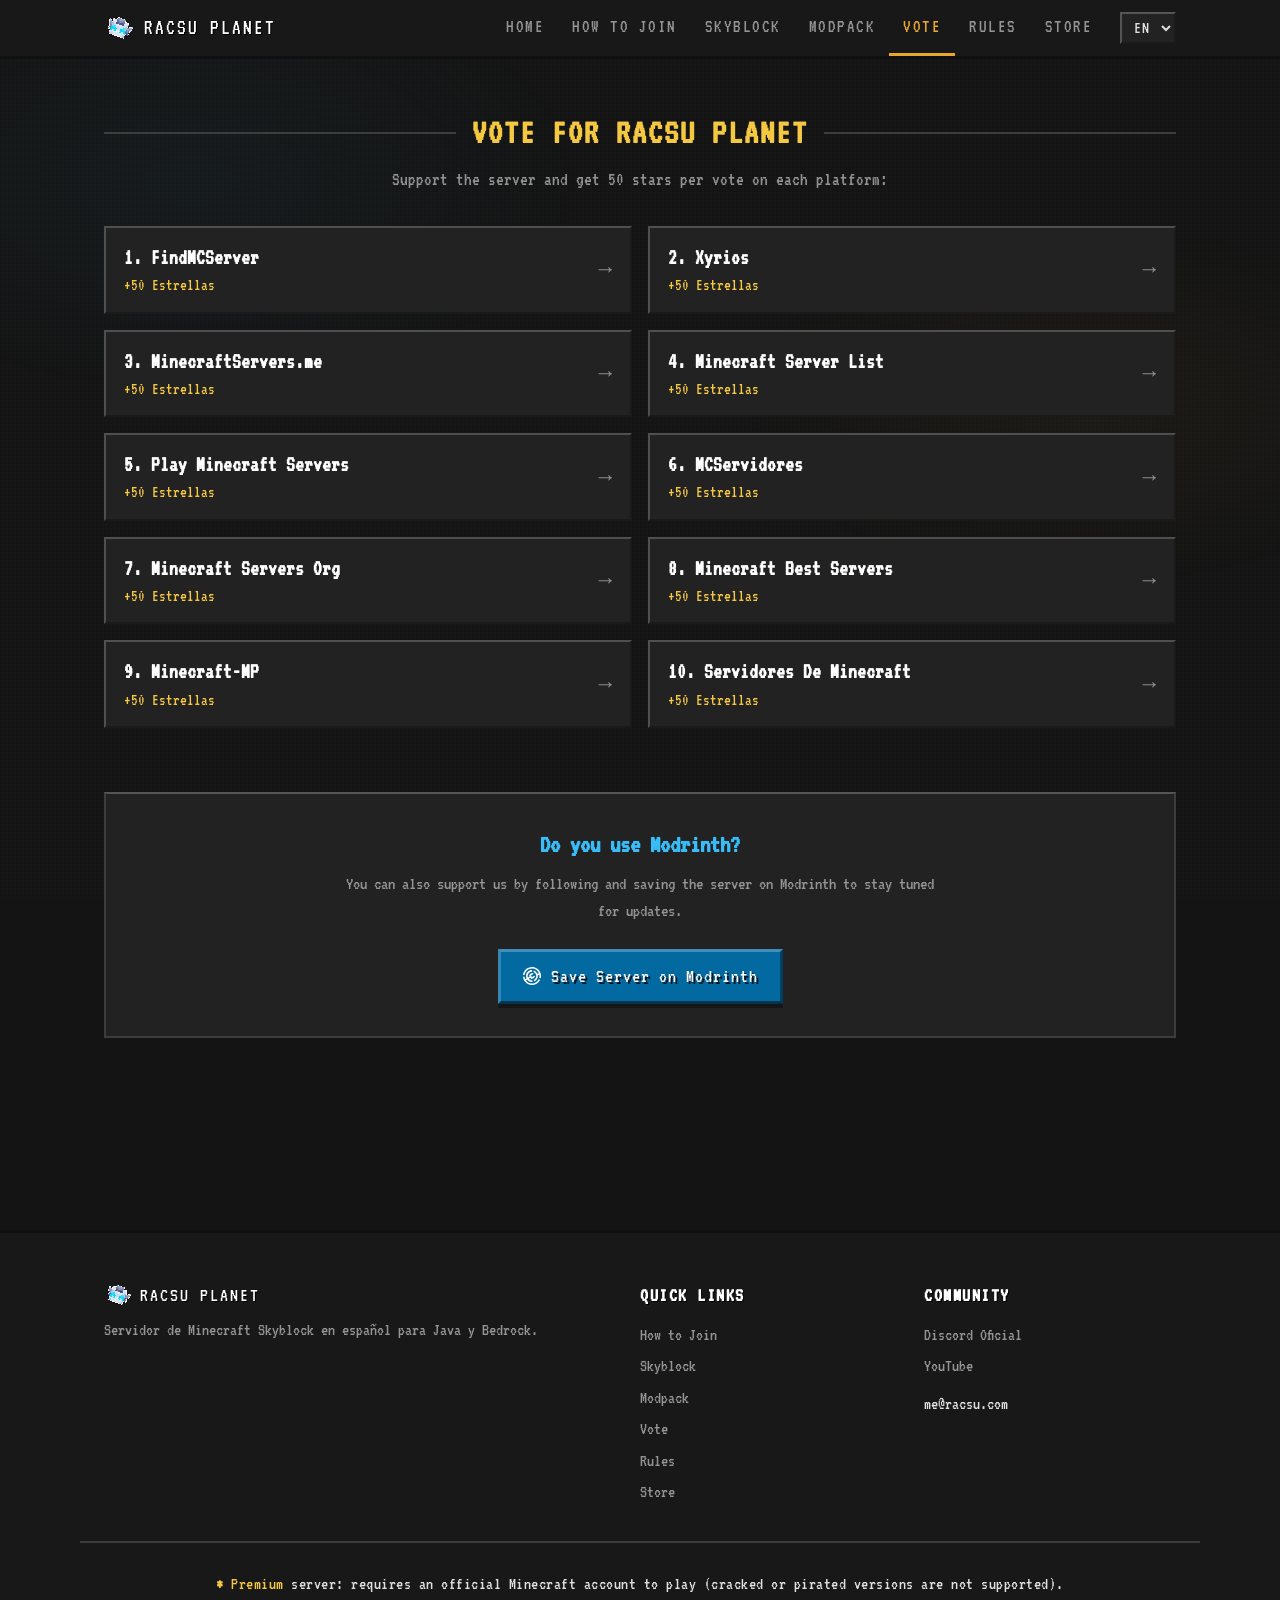
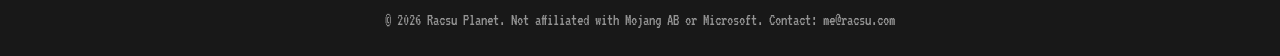
<file: votar/index.html>
<!DOCTYPE html>
<html lang="es">
<head>
  <meta charset="UTF-8">
  <meta name="viewport" content="width=device-width, initial-scale=1.0">
  <title>Votar por Racsu Planet | Consigue 50 Estrellas</title>
  <meta name="description" content="Vota por Racsu Planet en las listas de servidores de Minecraft y gana 50 estrellas por voto para tu aventura en Skyblock.">
  <link rel="canonical" href="https://racsu.com/votar/">
  <link rel="icon" href="/resources/logo.png" type="image/png" sizes="32x32">
  <link rel="apple-touch-icon" href="/resources/logo.png">
  <link rel="manifest" href="/manifest.webmanifest">
  <link href="https://fonts.googleapis.com/css2?family=VT323&display=swap" rel="stylesheet">
  <link rel="stylesheet" href="/assets/css/main.css">

  <!-- Open Graph / Twitter -->
  <meta property="og:title" content="Votar por Racsu Planet | Recompensas de Servidor">
  <meta property="og:description" content="Apoya a Racsu Planet y consigue 50 estrellas por cada voto diario en nuestras plataformas asociadas.">
  <meta property="og:image" content="https://racsu.com/assets/og-image.png">
  <meta property="og:url" content="https://racsu.com/votar/">
  <meta property="og:type" content="website">
  <meta name="twitter:card" content="summary_large_image">
</head>
<body>
  <a href="#main-content" class="skip-link">Saltar al contenido principal</a>

  <!-- ═══ NAVBAR ═══ -->
  <nav class="navbar" aria-label="Navegación principal">
    <div class="navbar-inner">
      <a class="navbar-logo" href="/" aria-label="Racsu Planet Inicio">
        <img src="/resources/logo.png" alt="Racsu Planet Logo" width="30" height="30">
        <span>Racsu Planet</span>
      </a>
      <button class="nav-toggle-btn" id="nav-toggle-btn" aria-label="Abrir menú de navegación" aria-expanded="false">
        ☰
      </button>
      <div class="nav-links" id="nav-links">
        <a class="nav-link" href="/" data-i18n="nav_home">Inicio</a>
        <a class="nav-link" href="/como-entrar" data-i18n="nav_how_to_join">Cómo Entrar</a>
        <a class="nav-link" href="/skyblock" data-i18n="nav_skyblock">Skyblock</a>
        <a class="nav-link" href="/modpack" data-i18n="nav_modpack">Modpack</a>
        <a class="nav-link active" href="/votar" data-i18n="nav_vote">Votar</a>
        <a class="nav-link" href="/reglas" data-i18n="nav_rules">Reglas</a>
        <a class="nav-link" href="https://tienda.racsu.com" target="_blank" rel="noopener noreferrer" data-i18n="nav_store">Tienda</a>
      </div>
      <div class="lang-selector-container">
        <select id="lang-select" class="lang-select" onchange="changeLanguage(this.value)" aria-label="Selector de idioma">
          <option value="es">ES</option>
          <option value="en">EN</option>
          <option value="pt">PT</option>
        </select>
      </div>
    </div>
  </nav>

  <main class="page-body" id="main-content">
    <header class="section-header" style="margin-top: var(--sp-6);">
      <span class="line"></span>
      <h1 style="font-size: 2.2rem; color: var(--ore-gold); text-transform: uppercase; letter-spacing: 2px;" data-i18n="vote_page_title">Vota por Racsu Planet</h1>
      <span class="line"></span>
    </header>
    <p class="section-subtitle" data-i18n="vote_page_subtitle">Apoya al servidor y consigue 50 estrellas por voto en cada plataforma:</p>

    <!-- 10 Voting Platforms Container -->
    <div class="vote-grid" id="vote-grid-container">
      <!-- Loaded dynamically from /data/votos.json -->
    </div>

    <!-- Modrinth follow CTA -->
    <div class="vote-modrinth-card" style="margin-top: var(--sp-7); padding: var(--sp-5); background: var(--ore-panel); border: 2px solid var(--ore-border); border-top-color: #555; text-align: center;">
      <h2 style="font-size: 1.6rem; color: var(--ore-sky); margin-bottom: var(--sp-2);" data-i18n="vote_modrinth_title">¿Utilizas Modrinth?</h2>
      <p style="font-size: 1.15rem; color: var(--ore-text-dim); margin-bottom: var(--sp-4); max-width: 600px; margin-left: auto; margin-right: auto;" data-i18n="vote_modrinth_desc">
        También puedes apoyarnos siguiendo y guardando el servidor en Modrinth para enterarte de todas nuestras novedades.
      </p>
      <a href="https://modrinth.com/server/racsuplanet" target="_blank" rel="noopener noreferrer" class="mc-btn sky-btn">
        <img src="/resources/modrinth.svg" alt="Modrinth" width="18" height="18" style="filter: brightness(0) invert(1);">
        <span data-i18n="vote_modrinth_btn">Guardar Servidor en Modrinth</span>
      </a>
    </div>
  </main>

  <!-- ═══ FOOTER ═══ -->
  <footer class="site-footer">
    <div class="footer-inner">
      <div class="footer-brand">
        <a class="footer-logo" href="/">
          <img src="/resources/logo.png" alt="Racsu Planet" width="36" height="36">
          <span>Racsu Planet</span>
        </a>
        <p class="footer-desc" data-i18n="footer_desc">Servidor de Minecraft Skyblock en español para Java y Bedrock.</p>
      </div>
      <div class="footer-col">
        <h3 data-i18n="footer_links_title">Links Rápidos</h3>
        <a href="/como-entrar" data-i18n="nav_how_to_join">Cómo Entrar</a>
        <a href="/skyblock" data-i18n="nav_skyblock">Skyblock</a>
        <a href="/modpack" data-i18n="nav_modpack">Modpack</a>
        <a href="/votar" data-i18n="nav_vote">Votar</a>
        <a href="/reglas" data-i18n="nav_rules">Reglas</a>
        <a href="https://tienda.racsu.com" target="_blank" rel="noopener noreferrer" data-i18n="nav_store">Tienda</a>
      </div>
      <div class="footer-col">
        <h3 data-i18n="footer_community_title">Comunidad</h3>
        <a href="https://discord.racsu.com" target="_blank" rel="noopener noreferrer">Discord Oficial</a>
        <a href="https://www.youtube.com/@RacsuPlanet" target="_blank" rel="noopener noreferrer">YouTube</a>
        <a href="mailto:me@racsu.com" style="margin-top:6px; color:var(--ore-text);">me@racsu.com</a>
      </div>
    </div>
    <div class="footer-bottom">
      <p class="footer-disclaimer" id="disclaimer" data-i18n="footer_disclaimer" data-i18n-html="true">
        <span class="hl-star">*</span> Servidor <span class="hl-gold">Premium</span>: requiere una cuenta legal de Minecraft para jugar (no compatible con versiones crackeadas o pirateadas).
      </p>
      <p data-i18n="footer_copyright">© 2026 Racsu Planet. No afiliado con Mojang AB ni Microsoft. Contacto: me@racsu.com</p>
    </div>
  </footer>

  <script src="/assets/js/i18n.js"></script>
  <script src="/assets/js/main.js"></script>
</body>
</html>
</file>
<file: assets/css/main.css>
/* ─── RACSU PLANET OREUI DESIGN SYSTEM ─── */
:root {
  /* Colors */
  --ore-bg: #141414;
  --ore-panel: #222222;
  --ore-panel-light: #2d2d2d;
  --ore-panel-dark: #181818;
  --ore-border: #3d3d3d;
  --ore-border-dark: #101010;
  --ore-green: #5a8f29;
  --ore-green-hover: #6aaf32;
  --ore-green-dark: #386018;
  --ore-red: #c13b2a;
  --ore-orange: #e8a630;
  --ore-gold: #f5c842;
  --ore-sky: #38bdf8;
  --ore-sky-dark: #0284c7;
  --ore-text: #e0e0e0;
  --ore-text-dim: #949494;
  --ore-text-bright: #ffffff;
  --font-pixel: 'VT323', monospace;

  /* Consistent 8px Spacing Scale */
  --sp-1: 4px;
  --sp-2: 8px;
  --sp-3: 16px;
  --sp-4: 24px;
  --sp-5: 32px;
  --sp-6: 48px;
  --sp-7: 64px;
  --sp-8: 96px;

  /* Single Global Container */
  --container-max: 1120px;
  --container-pad: 24px;
}

html {
  scroll-behavior: smooth;
  scroll-padding-top: 72px;
  overflow-x: hidden;
  width: 100%;
}

* {
  margin: 0;
  padding: 0;
  box-sizing: border-box;
}

body {
  background: var(--ore-bg);
  color: var(--ore-text);
  font-family: var(--font-pixel);
  min-height: 100vh;
  overflow-x: hidden;
  width: 100%;
  image-rendering: pixelated;
  line-height: 1.45;
}

/* Accessibility: High contrast focus visible */
:focus-visible {
  outline: 3px solid var(--ore-gold) !important;
  outline-offset: 2px !important;
}

.skip-link {
  position: absolute;
  top: -100px;
  left: 16px;
  background: var(--ore-gold);
  color: #000;
  font-weight: bold;
  padding: 8px 16px;
  z-index: 9999;
  text-decoration: none;
  font-size: 1.1rem;
  transition: top 0.2s;
}

.skip-link:focus {
  top: 10px;
}

/* Pixel Background Overlay */
body::before {
  content: '';
  position: fixed;
  inset: 0;
  background:
    repeating-linear-gradient(0deg, transparent, transparent 2px, rgba(255, 255, 255, 0.006) 2px, rgba(255, 255, 255, 0.006) 4px),
    repeating-linear-gradient(90deg, transparent, transparent 2px, rgba(255, 255, 255, 0.006) 2px, rgba(255, 255, 255, 0.006) 4px);
  z-index: 0;
  pointer-events: none;
}

/* Ambient Subtle Glows */
body::after {
  content: '';
  position: fixed;
  inset: 0;
  background:
    radial-gradient(ellipse 45% 35% at 15% 20%, rgba(56, 189, 248, 0.04) 0%, transparent 70%),
    radial-gradient(ellipse 40% 30% at 85% 45%, rgba(245, 200, 66, 0.035) 0%, transparent 70%);
  z-index: 0;
  pointer-events: none;
}

/* ─── NAVBAR (ALIGNED TO GLOBAL CONTAINER) ─── */
.navbar {
  background: var(--ore-panel-dark);
  border-bottom: 3px solid var(--ore-border-dark);
  position: sticky;
  top: 0;
  z-index: 1000;
  width: 100%;
}

.navbar-inner {
  display: flex;
  align-items: center;
  justify-content: space-between;
  height: 56px;
  max-width: var(--container-max);
  margin: 0 auto;
  padding: 0 var(--container-pad);
}

.navbar-logo {
  display: flex;
  align-items: center;
  gap: 10px;
  text-decoration: none;
  flex-shrink: 0;
}

.navbar-logo img {
  width: 30px;
  height: 30px;
  object-fit: contain;
  image-rendering: pixelated;
}

.navbar-logo span {
  font-size: 1.35rem;
  color: var(--ore-text-bright);
  text-transform: uppercase;
  letter-spacing: 2px;
  text-shadow: 1px 1px 0 #000;
}

.nav-links {
  display: flex;
  align-items: center;
  gap: 0;
  margin-left: auto;
}

.nav-link {
  display: flex;
  align-items: center;
  padding: 0 14px;
  font-family: var(--font-pixel);
  font-size: 1.18rem;
  color: var(--ore-text-dim);
  text-decoration: none;
  text-transform: uppercase;
  letter-spacing: 1.5px;
  border-bottom: 3px solid transparent;
  transition: color 0.15s, border-color 0.15s;
  height: 56px;
  white-space: nowrap;
}

.nav-link:hover {
  color: var(--ore-text-bright);
}

.nav-link.active {
  color: var(--ore-orange);
  border-bottom-color: var(--ore-orange);
}

/* Language Selector */
.lang-selector-container {
  display: flex;
  align-items: center;
  margin-left: 14px;
  flex-shrink: 0;
}

.lang-select {
  background: var(--ore-panel);
  border: 2px solid var(--ore-border);
  border-top-color: #555;
  border-left-color: #555;
  border-right-color: #1a1a1a;
  border-bottom-color: #1a1a1a;
  color: var(--ore-text);
  font-family: var(--font-pixel);
  font-size: 1.1rem;
  padding: 4px 8px;
  cursor: pointer;
  outline: none;
  text-transform: uppercase;
  letter-spacing: 1px;
  transition: border-color 0.1s;
}

.lang-select:hover, .lang-select:focus {
  border-color: var(--ore-orange);
  color: var(--ore-text-bright);
}

/* Mobile Hamburger Button */
.nav-toggle-btn {
  display: none;
  background: transparent;
  border: 2px solid var(--ore-border);
  color: var(--ore-text-bright);
  padding: 6px 10px;
  cursor: pointer;
  font-size: 1.3rem;
  line-height: 1;
}

@media(max-width: 880px) {
  .nav-toggle-btn {
    display: inline-block;
  }
  .nav-links {
    display: none;
    position: absolute;
    top: 56px;
    left: 0;
    right: 0;
    background: var(--ore-panel-dark);
    border-bottom: 3px solid var(--ore-border);
    flex-direction: column;
    align-items: stretch;
    padding: 12px 0;
    margin: 0;
    box-shadow: 0 8px 16px rgba(0, 0, 0, 0.8);
  }
  .nav-links.nav-links-open {
    display: flex;
  }
  .nav-link {
    height: 44px;
    padding: 0 24px;
    border-bottom: none;
    border-left: 4px solid transparent;
  }
  .nav-link.active {
    border-left-color: var(--ore-orange);
    background: rgba(255, 255, 255, 0.03);
  }
}

/* ─── HERO (CLEAN 2-COLUMN DESKTOP, CENTERED MOBILE) ─── */
.hero {
  position: relative;
  z-index: 1;
  overflow: hidden;
  background: url('/resources/banner.png') center right / cover no-repeat;
  border-bottom: 3px solid var(--ore-border-dark);
  padding: var(--sp-7) 0;
}

.hero::before {
  content: '';
  position: absolute;
  inset: 0;
  background:
    linear-gradient(90deg, rgba(20, 20, 20, 0.95) 0%, rgba(20, 20, 20, 0.88) 55%, rgba(20, 20, 20, 0.65) 100%),
    linear-gradient(180deg, rgba(20, 20, 20, 0.2) 0%, rgba(20, 20, 20, 0.9) 100%);
  z-index: 0;
  pointer-events: none;
}

.hero-inner {
  position: relative;
  z-index: 1;
  max-width: var(--container-max);
  margin: 0 auto;
  padding: 0 var(--container-pad);
  display: flex;
  align-items: center;
  justify-content: space-between;
  gap: var(--sp-6);
}

.hero-content {
  flex: 1.2;
  max-width: 620px;
  display: flex;
  flex-direction: column;
  align-items: flex-start;
  text-align: left;
}

.hero-mascot {
  flex: 0.8;
  display: flex;
  align-items: center;
  justify-content: center;
  pointer-events: none;
}

.logo-wrap {
  width: 150px;
  height: 150px;
  margin-bottom: 0;
  display: inline-block;
}

.logo-wrap img {
  width: 100%;
  height: 100%;
  object-fit: contain;
  filter: drop-shadow(0 6px 20px rgba(0, 0, 0, 0.8));
  animation: float 3.5s ease-in-out infinite;
}

@keyframes float {
  0%, 100% { transform: translateY(0); }
  50% { transform: translateY(-8px); }
}

.hero h1 {
  font-size: clamp(3rem, 6vw, 4.4rem);
  text-transform: uppercase;
  color: var(--ore-text-bright);
  text-shadow: 3px 3px 0 #000, 1px 1px 0 #000;
  letter-spacing: 3px;
  line-height: 1.05;
}

.hero .tagline {
  font-size: 1.5rem;
  color: var(--ore-text-dim);
  margin-top: var(--sp-2);
  letter-spacing: 1px;
}

.hero .tagline .hl {
  color: var(--ore-green);
  text-shadow: 1px 1px 0 rgba(0, 0, 0, 0.5);
}

.hero .tagline .hl-star {
  color: var(--ore-gold);
  font-size: 1.4rem;
  margin-left: 2px;
  vertical-align: text-top;
  text-decoration: none;
  display: inline-block;
  cursor: pointer;
  line-height: 1;
  transition: transform 0.15s, color 0.15s;
}

.hero .tagline .hl-star:hover {
  color: #fff;
  transform: scale(1.3);
}

/* Status Chips Row */
.hero-status-row {
  display: flex;
  flex-wrap: wrap;
  align-items: center;
  gap: var(--sp-2);
  margin-top: var(--sp-4);
}

.chip {
  display: inline-flex;
  align-items: center;
  gap: 8px;
  padding: 6px 12px;
  background: var(--ore-panel-dark);
  border: 1px solid var(--ore-border);
  font-size: 1.15rem;
  letter-spacing: 0.5px;
  color: var(--ore-text);
}

.status-dot {
  width: 9px;
  height: 9px;
  border-radius: 50%;
  display: inline-block;
  background: #888;
}

.status-dot.online {
  background: #22c55e;
  box-shadow: 0 0 8px #22c55e;
  animation: pulse-dot 2s infinite;
}

.status-dot.offline {
  background: #ef4444;
}

@keyframes pulse-dot {
  0%, 100% { transform: scale(1); opacity: 1; }
  50% { transform: scale(1.25); opacity: 0.75; }
}

.chip-discord {
  color: #a5b4fc;
  text-decoration: none;
}
.chip-discord:hover {
  color: #fff;
  border-color: #818cf8;
}
.chip-discord svg {
  width: 16px;
  height: 16px;
}

/* Connect Card in Hero */
.hero-cta-box {
  margin-top: var(--sp-4);
  display: flex;
  flex-direction: column;
  align-items: flex-start;
  gap: var(--sp-2);
}

.connect-card {
  background: linear-gradient(135deg, var(--ore-green) 0%, var(--ore-green-dark) 100%);
  border: 3px solid;
  border-top-color: #7ac048;
  border-left-color: #7ac048;
  border-right-color: #24460c;
  border-bottom-color: #24460c;
  padding: 12px 28px;
  min-width: 280px;
  display: inline-flex;
  align-items: center;
  justify-content: center;
  cursor: copy;
  position: relative;
  transition: filter 0.15s, transform 0.1s;
  box-shadow: 0 4px 10px rgba(0, 0, 0, 0.5);
}

.connect-card:hover {
  filter: brightness(1.1);
  transform: translateY(-1px);
}

.connect-card:hover::after {
  content: '';
  position: absolute;
  inset: -4px;
  border: 2px solid rgba(255, 255, 255, 0.5);
  pointer-events: none;
}

.connect-card:active {
  transform: translateY(2px);
}

.connect-card .cc-info {
  text-align: center;
}

.connect-card .cc-info strong {
  display: block;
  font-size: 1.85rem;
  color: #fff;
  text-shadow: 2px 2px 0 rgba(0, 0, 0, 0.6);
  letter-spacing: 2px;
}

.connect-card .cc-info span {
  font-size: 1.05rem;
  color: rgba(255, 255, 255, 0.85);
  display: block;
}

.hero-version-text {
  font-size: 1rem;
  color: var(--ore-text-dim);
  letter-spacing: 0.5px;
}

@media(max-width: 768px) {
  .hero {
    background-position: center center;
    padding: var(--sp-6) 0;
  }
  .hero-inner {
    flex-direction: column-reverse;
    text-align: center;
    gap: var(--sp-4);
  }
  .hero-content {
    align-items: center;
    text-align: center;
  }
  .hero-status-row {
    justify-content: center;
  }
  .hero-cta-box {
    align-items: center;
  }
  .hero-mascot {
    margin-bottom: var(--sp-2);
  }
  .logo-wrap {
    width: 100px;
    height: 100px;
  }
}

/* ─── GLOBAL CONTAINER & SECTION LAYOUT ─── */
.page-body {
  position: relative;
  z-index: 1;
  max-width: var(--container-max);
  margin: 0 auto;
  padding: 0 var(--container-pad) var(--sp-8);
  overflow-x: hidden;
}

/* Generous Vertical Section Spacing (80-96px desktop, 56-64px mobile) */
.section {
  margin-top: var(--sp-8);
  animation: fadeIn .4s ease both;
}

@media(max-width: 768px) {
  .section {
    margin-top: var(--sp-7);
  }
}

.section-header {
  display: flex;
  align-items: center;
  gap: 16px;
  margin-bottom: var(--sp-2);
}

.section-header .line {
  flex: 1;
  height: 2px;
  background: var(--ore-border);
}

.section-header h2 {
  font-size: 1.9rem;
  text-transform: uppercase;
  color: var(--ore-orange);
  text-shadow: 2px 2px 0 #000;
  letter-spacing: 2px;
  white-space: nowrap;
}

.section-subtitle {
  text-align: center;
  font-size: 1.2rem;
  color: var(--ore-text-dim);
  margin-bottom: var(--sp-5);
  max-width: 680px;
  margin-left: auto;
  margin-right: auto;
}

/* ─── MINECRAFT BUTTONS ─── */
.mc-btn {
  display: inline-flex;
  align-items: center;
  justify-content: center;
  gap: 10px;
  padding: 10px 22px;
  font-family: var(--font-pixel);
  font-size: 1.25rem;
  color: var(--ore-text-bright);
  text-decoration: none;
  text-shadow: 2px 2px 0 rgba(0, 0, 0, 0.8);
  letter-spacing: 1px;
  cursor: pointer;
  border: 3px solid;
  border-top-color: rgba(255, 255, 255, 0.25);
  border-left-color: rgba(255, 255, 255, 0.2);
  border-right-color: rgba(0, 0, 0, 0.4);
  border-bottom-color: rgba(0, 0, 0, 0.5);
  box-shadow: 0 4px 0 rgba(0, 0, 0, 0.35);
  position: relative;
  transition: filter 0.1s, transform 0.1s;
}

.mc-btn:hover {
  filter: brightness(1.15);
  transform: translateY(-1px);
}

.mc-btn:hover::after {
  content: '';
  position: absolute;
  inset: -4px;
  border: 2px solid rgba(255, 255, 255, 0.5);
  pointer-events: none;
}

.mc-btn:active {
  transform: translateY(2px);
  box-shadow: 0 1px 0 rgba(0, 0, 0, 0.3);
}

.mc-btn.green {
  background: var(--ore-green);
}

.mc-btn.sky-btn {
  background: #0369a1;
}

/* ─── 1. CÓMO ENTRAR (LIGHTWEIGHT, NO NESTED PANELS) ─── */
.guide-tabs {
  display: flex;
  justify-content: center;
  flex-wrap: wrap;
  gap: var(--sp-2);
  margin-bottom: var(--sp-4);
}

.tab-btn {
  background: var(--ore-panel-dark);
  border: 2px solid var(--ore-border);
  border-top-color: #555;
  border-left-color: #555;
  border-right-color: #1a1a1a;
  border-bottom-color: #1a1a1a;
  color: var(--ore-text-dim);
  font-family: var(--font-pixel);
  font-size: 1.25rem;
  padding: 8px 20px;
  cursor: pointer;
  letter-spacing: 1px;
  text-transform: uppercase;
  transition: all 0.15s;
}

.tab-btn:hover {
  color: var(--ore-text-bright);
}

.tab-btn.active {
  background: var(--ore-green);
  color: #fff;
  border-color: #7ac048;
  border-right-color: #2a5010;
  border-bottom-color: #2a5010;
  text-shadow: 1px 1px 0 #000;
}

.steps-grid {
  display: grid;
  grid-template-columns: repeat(3, 1fr);
  gap: var(--sp-4);
}

@media(max-width: 768px) {
  .steps-grid {
    grid-template-columns: 1fr;
  }
}

.step-card {
  background: var(--ore-panel);
  border: 2px solid var(--ore-border);
  border-top-color: #4f4f4f;
  border-left-color: #4f4f4f;
  border-right-color: #1a1a1a;
  border-bottom-color: #1a1a1a;
  padding: var(--sp-4);
  display: flex;
  flex-direction: column;
  gap: var(--sp-2);
  min-height: 180px;
}

.step-badge {
  display: inline-block;
  background: rgba(56, 189, 248, 0.12);
  border: 1px solid var(--ore-sky);
  color: var(--ore-sky);
  font-size: 1.05rem;
  padding: 2px 8px;
  text-transform: uppercase;
  letter-spacing: 1px;
  align-self: flex-start;
}

.step-card h3 {
  font-size: 1.4rem;
  color: var(--ore-text-bright);
  letter-spacing: 1px;
}

.step-card p {
  font-size: 1.15rem;
  color: var(--ore-text-dim);
  line-height: 1.35;
}

.copy-pill-btn {
  margin-top: auto;
  padding: 7px 12px;
  background: #1a1a1a;
  border: 2px solid var(--ore-border);
  color: var(--ore-text-bright);
  font-family: var(--font-pixel);
  font-size: 1.15rem;
  cursor: pointer;
  display: inline-flex;
  align-items: center;
  justify-content: space-between;
  letter-spacing: 1px;
  transition: border-color 0.15s, color 0.15s;
}

.copy-pill-btn:hover {
  border-color: var(--ore-gold);
  color: var(--ore-gold);
}

.copy-icon {
  flex-shrink: 0;
  stroke: currentColor;
  margin-left: 8px;
}


.guide-accordion {
  margin-top: var(--sp-4);
  background: var(--ore-panel);
  border: 2px solid var(--ore-border);
  border-top-color: #555;
  border-left-color: #555;
  border-right-color: #1a1a1a;
  border-bottom-color: #1a1a1a;
  padding: var(--sp-3) var(--sp-4);
  font-size: 1.12rem;
  color: var(--ore-text-dim);
  text-align: left;
}

.guide-accordion summary {
  font-family: var(--font-pixel);
  font-size: 1.25rem;
  color: var(--ore-orange);
  cursor: pointer;
  letter-spacing: 1px;
  user-select: none;
  outline: none;
}

.guide-accordion summary:hover {
  color: #fff;
}

.guide-accordion[open] summary {
  margin-bottom: var(--sp-3);
  border-bottom: 1px solid var(--ore-border);
  padding-bottom: var(--sp-2);
}

.guide-accordion ul {
  list-style: none;
  padding: 0;
  margin: 0;
  display: flex;
  flex-direction: column;
  gap: var(--sp-2);
}

.guide-accordion li {
  position: relative;
  padding-left: 20px;
  line-height: 1.5;
}

.guide-accordion li::before {
  content: "•";
  position: absolute;
  left: 0;
  color: var(--ore-orange);
  font-size: 1.4rem;
  line-height: 1;
}

.guide-disclaimer {
  margin-top: var(--sp-4);
  font-size: 1.05rem;
  color: var(--ore-text-dim);
  background: rgba(0, 0, 0, 0.25);
  border: 1px dashed var(--ore-border);
  padding: var(--sp-3);
  line-height: 1.5;
  text-align: center;
}

/* ─── 2. YOUTUBE TRAILER (FOCUSED & CENTERED) ─── */
.trailer-wrap {
  max-width: 860px;
  margin: 0 auto;
}

.trailer-facade-wrap {
  position: relative;
  width: 100%;
  aspect-ratio: 16 / 9;
  background: #000;
  border: 3px solid var(--ore-border);
  border-top-color: #555;
  border-left-color: #555;
  border-right-color: #1a1a1a;
  border-bottom-color: #1a1a1a;
  overflow: hidden;
  cursor: pointer;
}

.trailer-facade-thumb {
  width: 100%;
  height: 100%;
  object-fit: cover;
  display: block;
  transition: transform 0.3s, filter 0.3s;
}

.trailer-facade-wrap:hover .trailer-facade-thumb {
  transform: scale(1.02);
  filter: brightness(1.08);
}

.trailer-play-btn {
  position: absolute;
  top: 50%;
  left: 50%;
  transform: translate(-50%, -50%);
  width: 68px;
  height: 48px;
  background: rgba(220, 38, 38, 0.95);
  border: 2px solid #fff;
  display: flex;
  align-items: center;
  justify-content: center;
  box-shadow: 0 4px 18px rgba(0, 0, 0, 0.8);
  transition: transform 0.2s, background 0.2s;
}

.trailer-play-btn::after {
  content: '';
  width: 0;
  height: 0;
  border-style: solid;
  border-width: 9px 0 9px 16px;
  border-color: transparent transparent transparent #ffffff;
  margin-left: 3px;
}

.trailer-facade-wrap:hover .trailer-play-btn {
  transform: translate(-50%, -50%) scale(1.1);
  background: #dc2626;
}

.trailer-facade-wrap iframe {
  width: 100%;
  height: 100%;
  border: none;
}

/* ─── 3. SKYBLOCK (UNIFORM 3-COLUMN GRID) ─── */
.skyblock-grid {
  display: grid;
  grid-template-columns: repeat(3, 1fr);
  gap: var(--sp-4);
}

@media(max-width: 900px) {
  .skyblock-grid {
    grid-template-columns: repeat(2, 1fr);
  }
}

@media(max-width: 600px) {
  .skyblock-grid {
    grid-template-columns: 1fr;
  }
}

.sky-card {
  background: var(--ore-panel);
  border: 2px solid var(--ore-border);
  border-top-color: #4f4f4f;
  border-left-color: #4f4f4f;
  border-right-color: #1a1a1a;
  border-bottom-color: #1a1a1a;
  padding: var(--sp-4);
  display: flex;
  flex-direction: column;
  gap: var(--sp-2);
  transition: transform 0.15s, border-color 0.15s;
}

.sky-card:hover {
  transform: translateY(-2px);
  border-color: var(--ore-orange);
}

.sky-card-icon {
  font-size: 2rem;
  line-height: 1;
  margin-bottom: var(--sp-1);
}

.sky-card-icon svg {
  display: block;
}

.sky-card h3 {
  font-size: 1.45rem;
  color: var(--ore-text-bright);
  text-transform: uppercase;
  letter-spacing: 1px;
}

.sky-card p {
  font-size: 1.15rem;
  color: var(--ore-text-dim);
  line-height: 1.35;
}

/* ─── 4. MODPACK BLOCK (COMPACT & CLEAN) ─── */
.modpack-card {
  background: var(--ore-panel);
  border: 2px solid var(--ore-border);
  border-top-color: #4f4f4f;
  border-left-color: #4f4f4f;
  border-right-color: #1a1a1a;
  border-bottom-color: #1a1a1a;
  display: grid;
  grid-template-columns: 280px 1fr;
  align-items: center;
  overflow: hidden;
}

@media(max-width: 768px) {
  .modpack-card {
    grid-template-columns: 1fr;
  }
}

.modpack-image {
  background: linear-gradient(135deg, #093b58 0%, #161616 100%);
  display: flex;
  align-items: center;
  justify-content: center;
  padding: var(--sp-4);
  height: 100%;
}

.modpack-image img {
  width: 140px;
  height: 140px;
  object-fit: contain;
}

.modpack-content {
  padding: var(--sp-5);
  display: flex;
  flex-direction: column;
  gap: var(--sp-3);
  align-items: flex-start;
}

.modpack-content h3 {
  font-size: 1.8rem;
  color: var(--ore-sky);
  letter-spacing: 1px;
}

.modpack-tags {
  display: flex;
  flex-wrap: wrap;
  gap: 8px;
}

.modpack-tag {
  display: inline-block;
  padding: 3px 10px;
  background: rgba(56, 189, 248, 0.12);
  border: 1px solid rgba(56, 189, 248, 0.4);
  color: var(--ore-sky);
  font-size: 1rem;
  text-transform: uppercase;
  letter-spacing: 1px;
}

.modpack-content p {
  font-size: 1.2rem;
  color: var(--ore-text-dim);
  max-width: 620px;
}

/* ─── 5. COMUNIDAD Y VOTACIÓN ─── */
.community-grid {
  display: grid;
  grid-template-columns: 1fr 1fr;
  gap: var(--sp-4);
}

@media(max-width: 768px) {
  .community-grid {
    grid-template-columns: 1fr;
  }
}

.comm-card {
  background: var(--ore-panel);
  border: 2px solid var(--ore-border);
  border-top-color: #4f4f4f;
  border-left-color: #4f4f4f;
  border-right-color: #1a1a1a;
  border-bottom-color: #1a1a1a;
  padding: var(--sp-4);
  display: flex;
  flex-direction: column;
  gap: var(--sp-3);
  align-items: flex-start;
}

.comm-card h3 {
  font-size: 1.5rem;
  color: var(--ore-text-bright);
}

.comm-card p {
  font-size: 1.15rem;
  color: var(--ore-text-dim);
  line-height: 1.35;
}

.vote-cta-banner {
  grid-column: 1 / -1;
  background: linear-gradient(90deg, #262114 0%, #1f1b10 100%);
  border: 2px solid var(--ore-gold);
  padding: var(--sp-5);
  display: flex;
  align-items: center;
  justify-content: space-between;
  flex-wrap: wrap;
  gap: var(--sp-3);
}

.vote-cta-banner h3 {
  font-size: 1.6rem;
  color: var(--ore-gold);
}

.vote-cta-banner p {
  font-size: 1.15rem;
  color: var(--ore-text);
  margin-top: 4px;
}

/* ─── 6. REGLAS RESUMEN (HOME) ─── */
.rules-summary-card {
  background: var(--ore-panel);
  border: 2px solid var(--ore-border);
  border-top-color: #4f4f4f;
  border-left-color: #4f4f4f;
  border-right-color: #1a1a1a;
  border-bottom-color: #1a1a1a;
  padding: var(--sp-5);
}

.rules-summary-list {
  list-style: none;
  display: grid;
  grid-template-columns: 1fr 1fr;
  gap: var(--sp-3);
  margin-bottom: var(--sp-4);
}

@media(max-width: 768px) {
  .rules-summary-list {
    grid-template-columns: 1fr;
  }
}

.rules-summary-item {
  display: flex;
  gap: 12px;
  font-size: 1.18rem;
  color: var(--ore-text);
  line-height: 1.35;
}

.rules-summary-item span:first-child {
  color: var(--ore-gold);
  font-weight: bold;
}

/* ─── SUBPAGE SPECIFIC STYLES ─── */
/* Voting 10 cards grid */
.vote-grid {
  display: grid;
  grid-template-columns: repeat(2, 1fr);
  gap: var(--sp-3);
}

@media(max-width: 640px) {
  .vote-grid {
    grid-template-columns: 1fr;
  }
}

.vote-card {
  background: var(--ore-panel);
  border: 2px solid var(--ore-border);
  border-top-color: #4f4f4f;
  border-left-color: #4f4f4f;
  border-right-color: #1a1a1a;
  border-bottom-color: #1a1a1a;
  padding: 14px 18px;
  display: flex;
  align-items: center;
  justify-content: space-between;
  text-decoration: none;
  color: var(--ore-text);
  transition: transform 0.15s, border-color 0.15s;
}

.vote-card:hover {
  transform: translateY(-2px);
  border-color: var(--ore-gold);
}

.vote-card strong {
  display: block;
  font-size: 1.35rem;
  color: var(--ore-text-bright);
}

.vote-card span {
  font-size: 1.05rem;
  color: var(--ore-gold);
}

.vote-card .vote-arrow {
  font-size: 1.4rem;
  color: var(--ore-text-dim);
}

/* Full Rules Accordion & Search */
.rules-search-wrap {
  margin-bottom: var(--sp-4);
}

.rules-search-input {
  width: 100%;
  padding: 10px 16px;
  background: var(--ore-panel-dark);
  border: 2px solid var(--ore-border);
  color: var(--ore-text-bright);
  font-family: var(--font-pixel);
  font-size: 1.25rem;
  letter-spacing: 1px;
  outline: none;
}

.rules-search-input:focus {
  border-color: var(--ore-orange);
}

.rule-category-card {
  background: var(--ore-panel);
  border: 2px solid var(--ore-border);
  border-top-color: #4f4f4f;
  border-left-color: #4f4f4f;
  border-right-color: #1a1a1a;
  border-bottom-color: #1a1a1a;
  margin-bottom: var(--sp-3);
  overflow: hidden;
}

.rule-category-header {
  padding: 14px 18px;
  background: var(--ore-panel-dark);
  border-bottom: 2px solid var(--ore-border-dark);
  display: flex;
  align-items: center;
  justify-content: space-between;
}

.rule-category-header h3 {
  font-size: 1.4rem;
  color: var(--ore-gold);
  letter-spacing: 1.5px;
}

.rule-list {
  list-style: none;
  padding: 12px 18px;
}

.rule-item {
  padding: 8px 0;
  border-bottom: 1px solid rgba(255, 255, 255, 0.05);
  display: flex;
  gap: 12px;
  font-size: 1.15rem;
  line-height: 1.4;
}

.rule-item:last-child {
  border-bottom: none;
}

.rule-num {
  font-weight: bold;
  color: var(--ore-sky);
  min-width: 28px;
}

.rules-disclaimer-card {
  margin-top: var(--sp-5);
  padding: 16px 20px;
  background: rgba(220, 38, 38, 0.1);
  border: 2px solid var(--ore-red);
  color: #fff;
  font-size: 1.15rem;
  line-height: 1.45;
}

.rules-disclaimer-card strong {
  color: var(--ore-red);
}

/* ─── FOOTER (UNIFIED 3-COLUMN + DISCLAIMER) ─── */
.site-footer {
  position: relative;
  z-index: 2;
  background: var(--ore-panel-dark);
  border-top: 3px solid var(--ore-border-dark);
  margin-top: var(--sp-8);
  padding: var(--sp-6) 0 var(--sp-4);
  width: 100%;
}

.footer-inner {
  max-width: var(--container-max);
  margin: 0 auto;
  padding: 0 var(--container-pad);
  display: grid;
  grid-template-columns: 2fr 1fr 1fr;
  gap: var(--sp-5);
}

@media(max-width: 768px) {
  .footer-inner {
    grid-template-columns: 1fr;
    gap: var(--sp-4);
  }
}

.footer-brand {
  display: flex;
  flex-direction: column;
  gap: var(--sp-2);
}

.footer-logo {
  display: flex;
  align-items: center;
  gap: 8px;
  text-decoration: none;
}

.footer-logo img {
  width: 28px;
  height: 28px;
  object-fit: contain;
  image-rendering: pixelated;
}

.footer-logo span {
  font-size: 1.25rem;
  color: var(--ore-text-bright);
  text-transform: uppercase;
  letter-spacing: 2px;
  text-shadow: 1px 1px 0 #000;
}

.footer-brand p {
  font-size: 1.1rem;
  color: var(--ore-text-dim);
  line-height: 1.4;
  max-width: 480px;
}

.footer-col h3 {
  font-size: 1.25rem;
  color: var(--ore-text-bright);
  text-transform: uppercase;
  letter-spacing: 1.5px;
  text-shadow: 1px 1px 0 #000;
  margin-bottom: 10px;
}

.footer-col a {
  display: block;
  font-size: 1.1rem;
  color: var(--ore-text-dim);
  text-decoration: none;
  padding: 3px 0;
  transition: color 0.15s;
}

.footer-col a:hover {
  color: var(--ore-green);
}

.footer-bottom {
  max-width: var(--container-max);
  margin: 0 auto;
  margin-top: var(--sp-5);
  padding: var(--sp-4) var(--container-pad) 0;
  border-top: 2px solid var(--ore-border);
  text-align: center;
  font-size: 1rem;
  color: var(--ore-text-dim);
}

.footer-disclaimer {
  font-size: 1.1rem;
  color: var(--ore-text);
  margin-bottom: 8px;
  letter-spacing: 0.5px;
  line-height: 1.4;
  padding: 4px 10px;
  display: inline-block;
  border: 1px solid transparent;
  transition: background-color 0.3s, border-color 0.3s;
}

.footer-disclaimer:target {
  background: rgba(245, 200, 66, 0.12);
  border-color: rgba(245, 200, 66, 0.5);
  color: var(--ore-text-bright);
}

.hl-star {
  color: var(--ore-gold);
  font-weight: bold;
}

.hl-gold {
  color: var(--ore-gold);
}

/* Animations & Reduced Motion */
@keyframes fadeIn {
  from { opacity: 0; transform: translateY(8px); }
  to { opacity: 1; transform: translateY(0); }
}

@media (prefers-reduced-motion: reduce) {
  *, *::before, *::after {
    animation-duration: 0.001ms !important;
    animation-iteration-count: 1 !important;
    transition-duration: 0.001ms !important;
    scroll-behavior: auto !important;
  }
}
</file>
